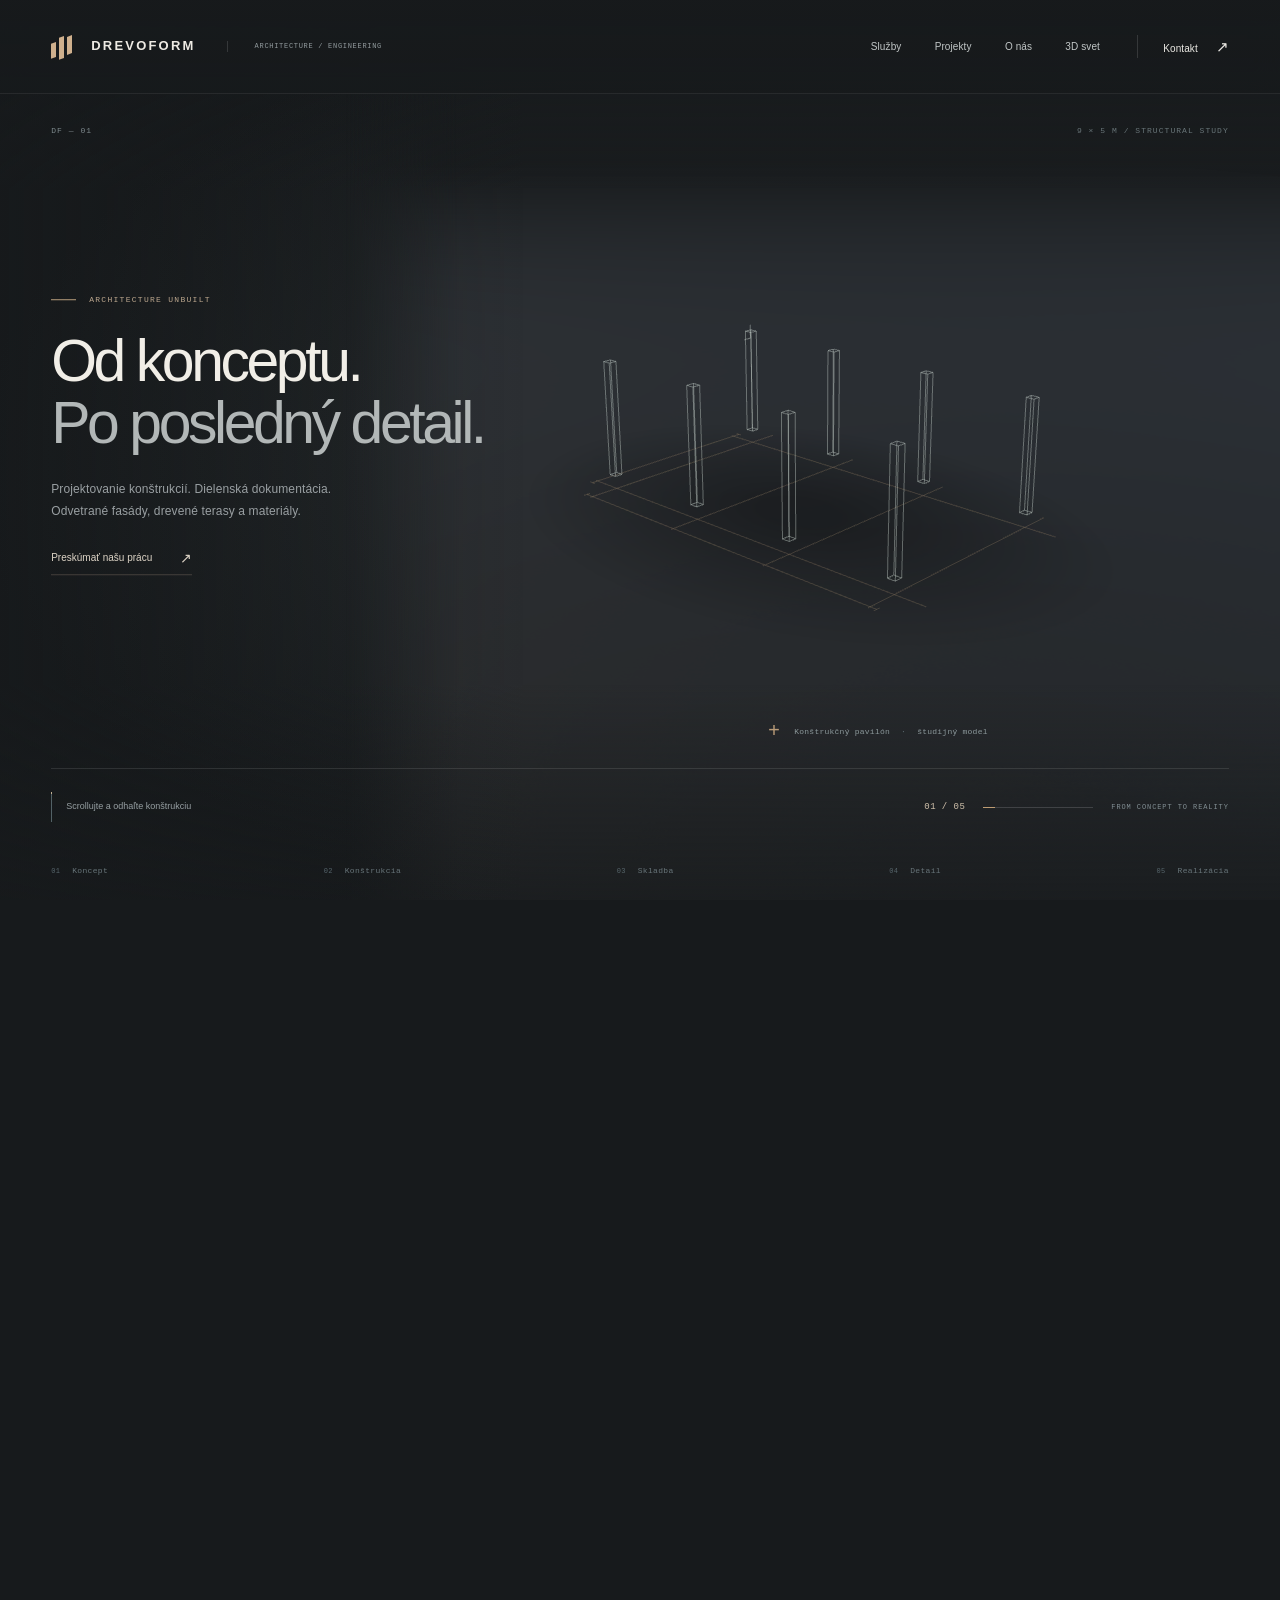
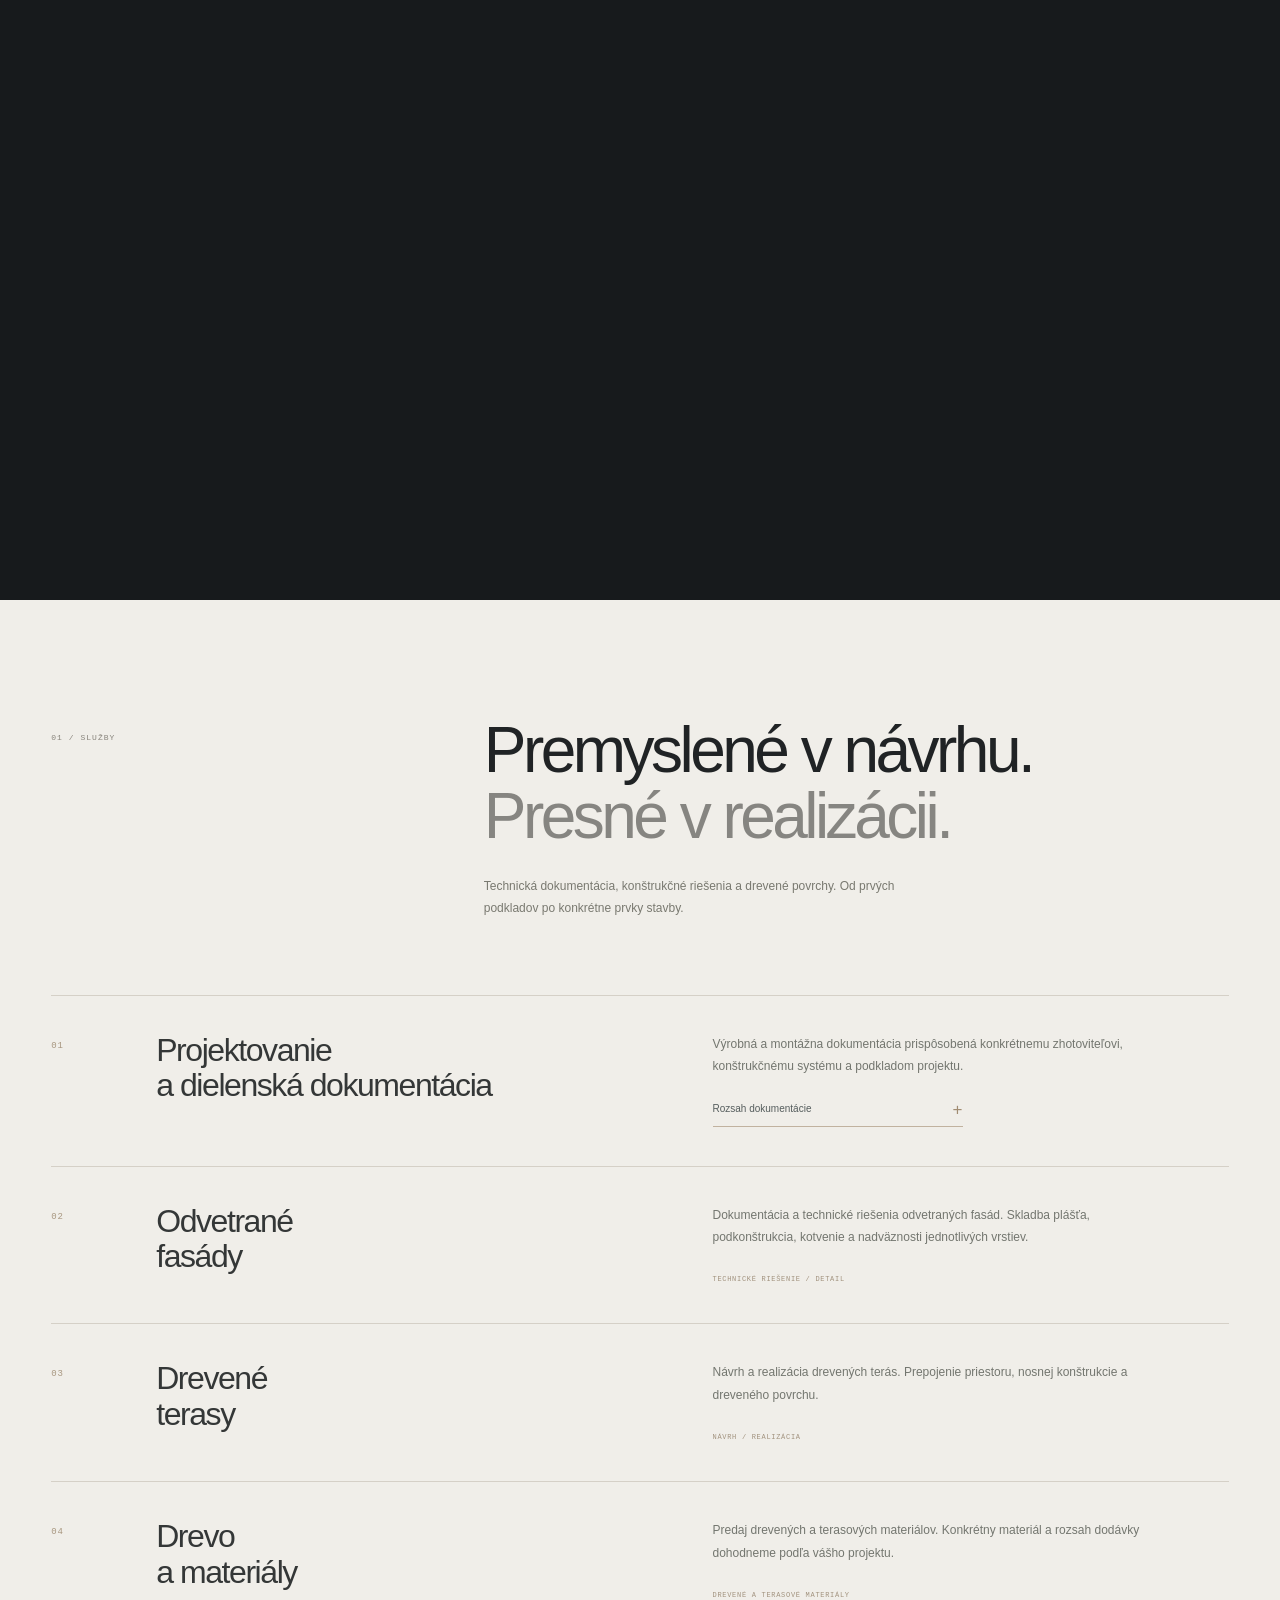
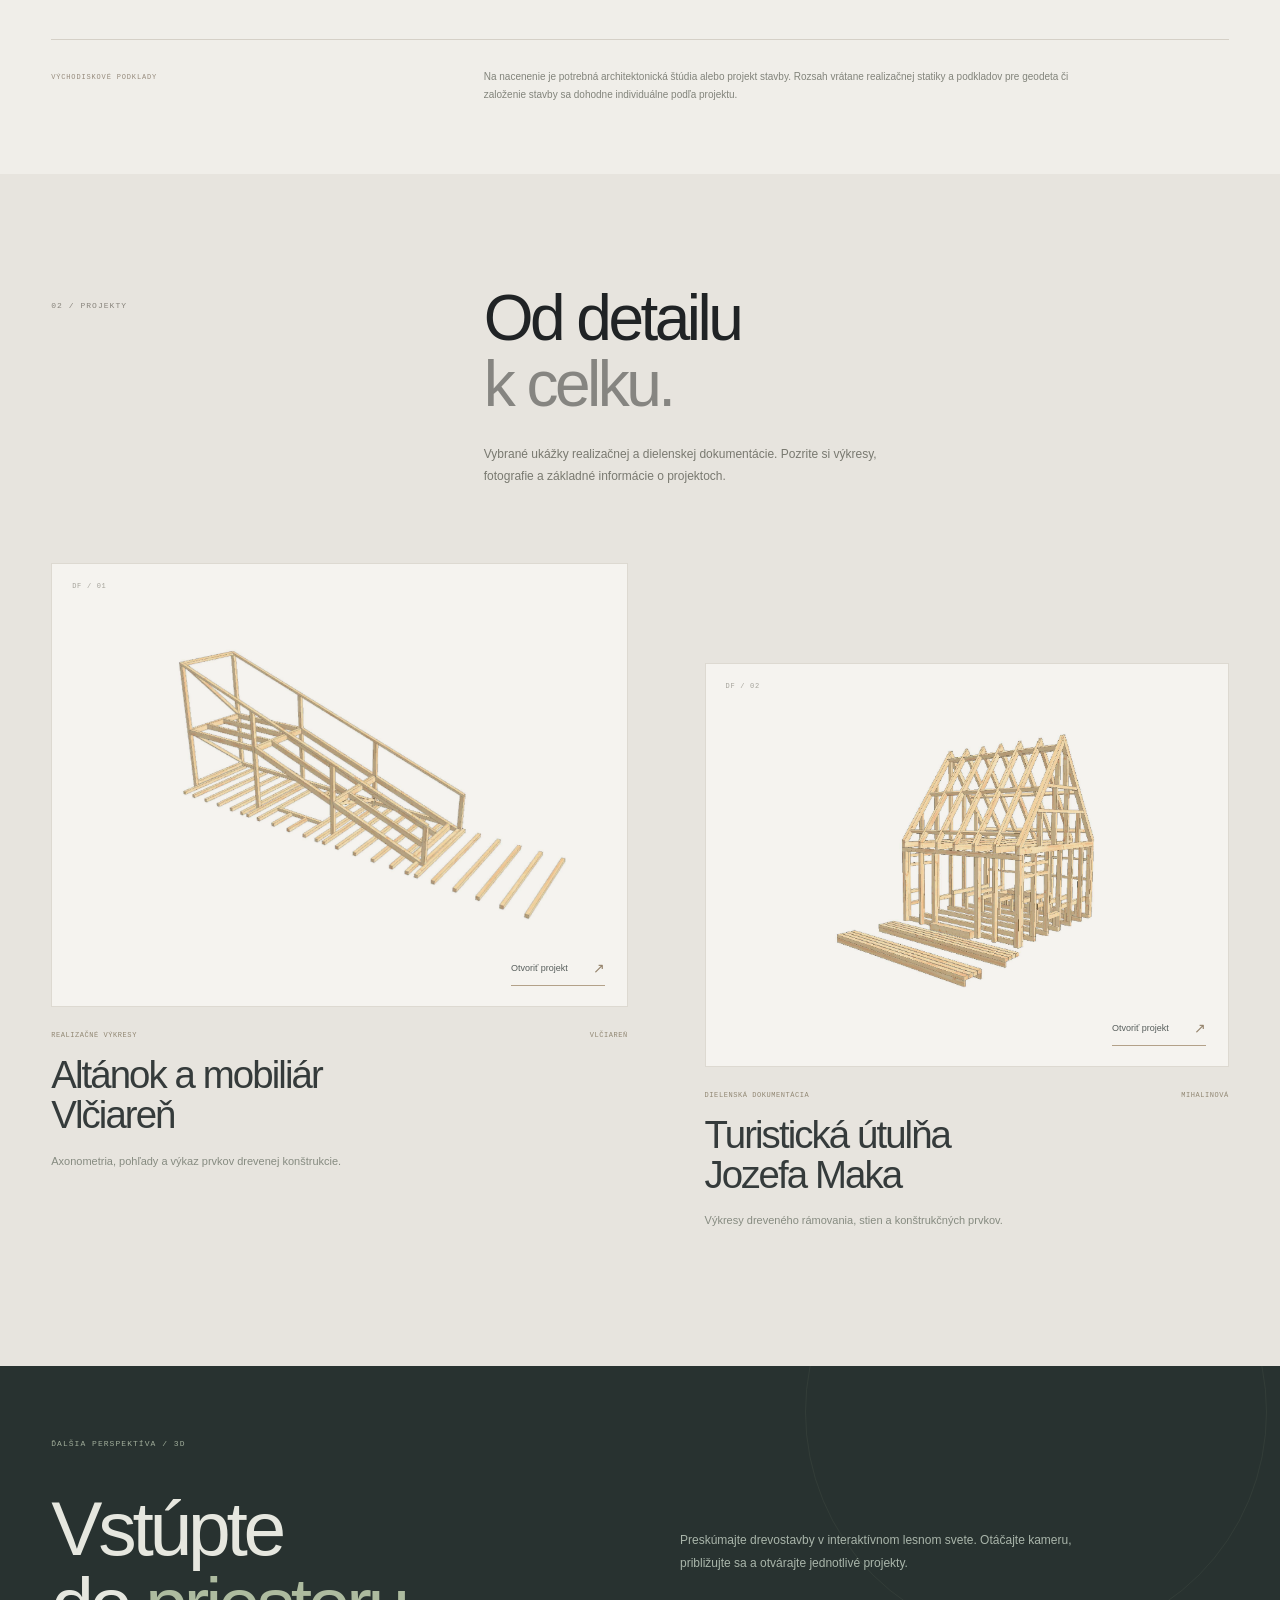
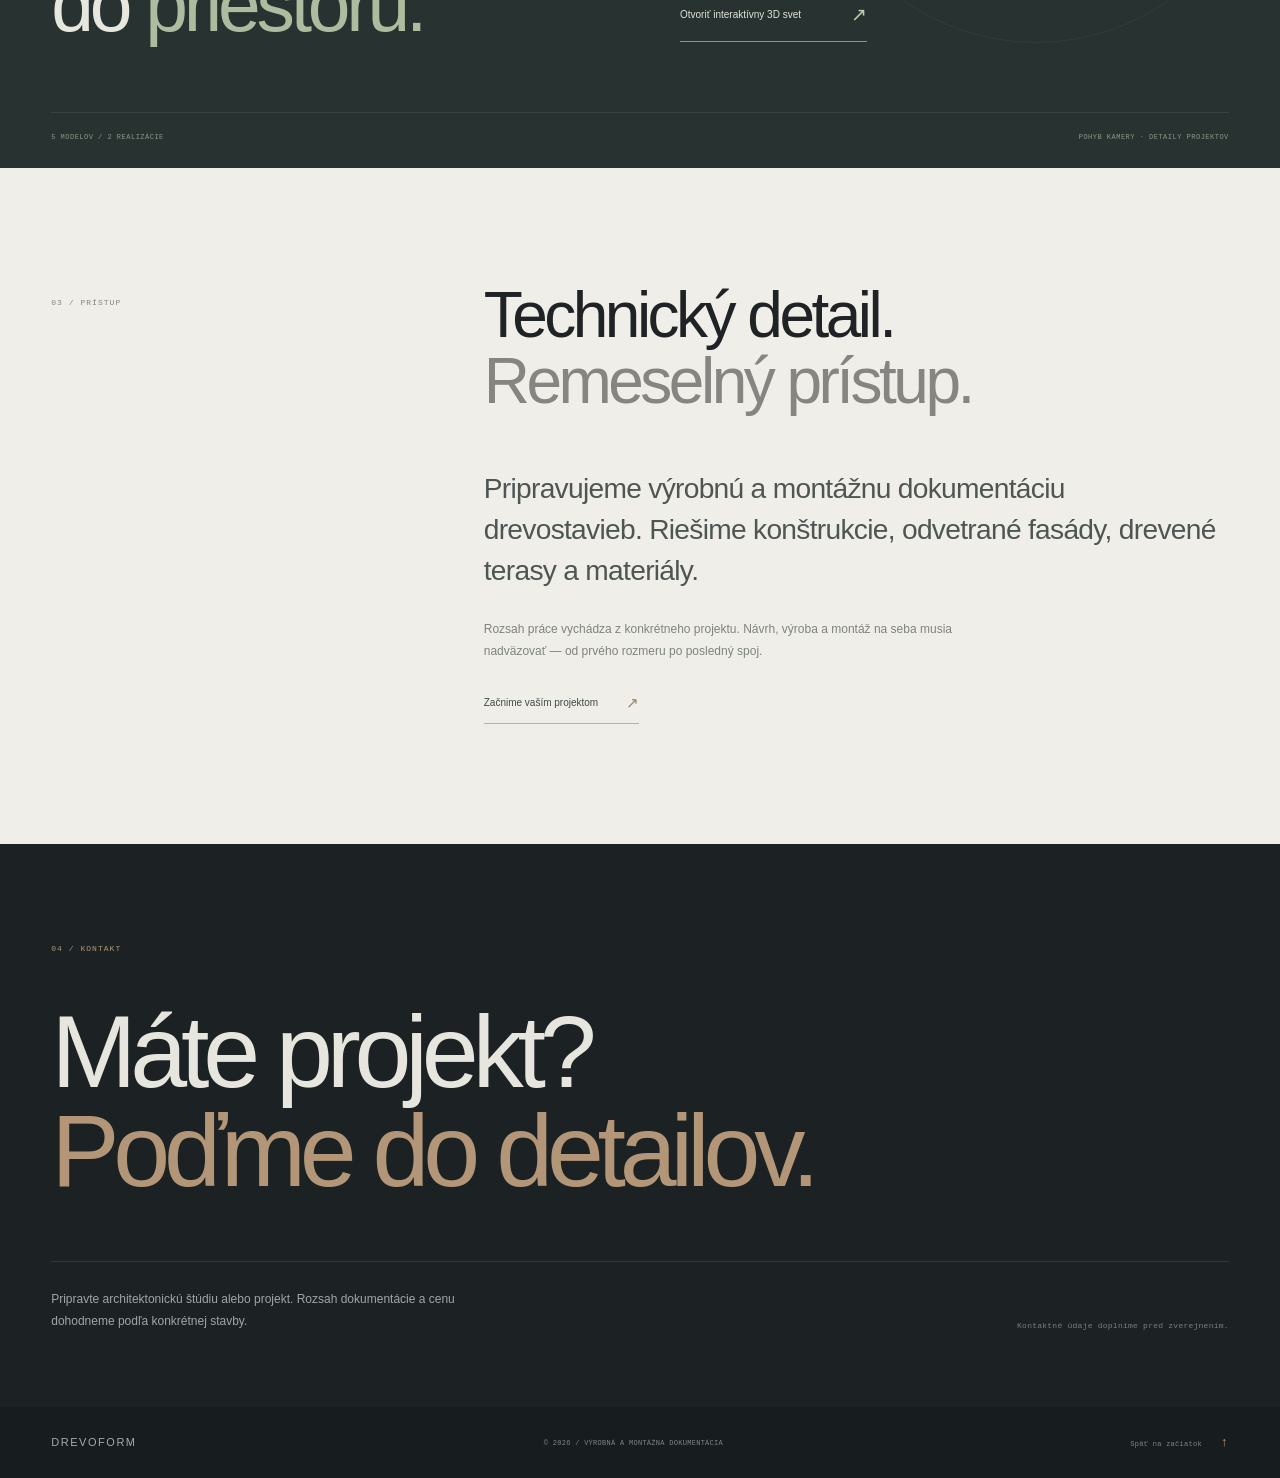
<file: index.html>
<!doctype html>
<html lang="sk">
<head>
  <meta charset="utf-8">
  <meta name="viewport" content="width=device-width, initial-scale=1">
  <meta name="description" content="DREVOFORM — projektovanie a dielenská dokumentácia, odvetrané fasády, drevené terasy a materiály. Od konceptu po posledný detail.">
  <meta name="theme-color" content="#171a1c">
  <link rel="icon" href="data:image/svg+xml,%3Csvg xmlns='http://www.w3.org/2000/svg' viewBox='0 0 64 64'%3E%3Crect width='64' height='64' rx='5' fill='%23171a1c'/%3E%3Cg fill='%23cfb08d'%3E%3Cpath d='M15 25h7v25h-7zM28 14h7v36h-7zM41 20h7v30h-7z'/%3E%3C/g%3E%3C/svg%3E">
  <title>DREVOFORM — Architecture Unbuilt</title>
  <link rel="stylesheet" href="site.css?v=world3d-20260925">
  <link rel="stylesheet" href="unbuilt.css?v=20261010">
  <script type="importmap">{"imports":{"three":"./vendor/three.module.js"}}</script>
</head>
<body class="unbuilt-home">
  <a class="unbuilt-skip" href="#sluzby">Prejsť na služby</a>
  <header class="unbuilt-header">
    <a class="unbuilt-brand" href="#start" aria-label="DREVOFORM — úvod"><span class="unbuilt-brand-sign" aria-hidden="true"><i></i><i></i><i></i></span>DREVOFORM<span class="unbuilt-brand-note">ARCHITECTURE / ENGINEERING</span></a>
    <button class="unbuilt-menu-toggle" type="button" data-menu-toggle aria-controls="mainnav" aria-expanded="false">Menu <span aria-hidden="true">+</span></button>
    <nav class="unbuilt-navigation" id="mainnav" aria-label="Hlavná navigácia">
      <a href="#sluzby">Služby</a><a href="#projekty">Projekty</a><a href="#onas">O nás</a><a href="interaktivny-svet.html">3D svet</a><a class="unbuilt-nav-contact" href="#kontakt">Kontakt <span aria-hidden="true">↗</span></a>
    </nav>
  </header>
  <main id="start">
    <section class="unbuilt-story" id="unbuilt-story" aria-label="Architecture Unbuilt — interaktívny príbeh konštrukcie">
      <div class="unbuilt-stage">
        <div class="unbuilt-coordinate" aria-hidden="true"><span>DF — 01</span><span>9 × 5 M / STRUCTURAL STUDY</span></div>
        <div class="unbuilt-stage-grid" aria-hidden="true"></div>
        <div id="unbuiltCanvas" class="unbuilt-canvas" role="img" aria-label="Interaktívny 3D model dreveného pavilónu. Scrollovanie odhaľuje koncept, nosnú konštrukciu, oddelené vrstvy, detail fasády a dokončený objekt."></div>
        <div id="unbuiltAnnotations" class="unbuilt-annotations" aria-hidden="true"></div>
        <div class="unbuilt-narrative">
          <div class="unbuilt-phase is-active" data-unbuilt-phase="concept">
            <p class="unbuilt-kicker"><span class="unbuilt-kicker-line"></span>ARCHITECTURE UNBUILT</p>
            <h1>Od konceptu.<br><span>Po posledný detail.</span></h1>
            <p class="unbuilt-description">Projektovanie konštrukcií. Dielenská dokumentácia.<br>Odvetrané fasády, drevené terasy a materiály.</p>
            <a class="unbuilt-text-link" href="#sluzby">Preskúmať našu prácu <span aria-hidden="true">↗</span></a>
          </div>
          <div class="unbuilt-phase" data-unbuilt-phase="structure" aria-hidden="true">
            <p class="unbuilt-kicker"><span class="unbuilt-kicker-line"></span>02 / KONŠTRUKCIA</p>
            <h2>Myšlienka dostáva<br><span>pevný základ.</span></h2>
            <p class="unbuilt-description">Nosná konštrukcia, presné väzby a logika spojov. Drevené prvky navrhnuté ako jeden systém.</p>
            <span class="unbuilt-phase-note">PROJEKTOVANIE · TECHNICKÉ RIEŠENIA</span>
          </div>
          <div class="unbuilt-phase" data-unbuilt-phase="exploded" aria-hidden="true">
            <p class="unbuilt-kicker"><span class="unbuilt-kicker-line"></span>03 / SKLADBA</p>
            <h2>Vrstvy, ktoré<br><span>dávajú zmysel.</span></h2>
            <p class="unbuilt-description">Konštrukcia, strecha, plášť a odvetraná fasáda. Každý prvok má svoje miesto aj funkciu.</p>
            <span class="unbuilt-phase-note">DIELENSKÁ A MONTÁŽNA DOKUMENTÁCIA</span>
          </div>
          <div class="unbuilt-phase" data-unbuilt-phase="detail" aria-hidden="true">
            <p class="unbuilt-kicker"><span class="unbuilt-kicker-line"></span>04 / DETAIL</p>
            <h2>Presnosť<br><span>v každom spoji.</span></h2>
            <p class="unbuilt-description">Od kotvenia po odvetranú medzeru. Technický detail prepája návrh, materiál a realizáciu.</p>
            <span class="unbuilt-phase-note">ODVETRANÉ FASÁDY · KONŠTRUKČNÉ DETAILY</span>
          </div>
          <div class="unbuilt-phase" data-unbuilt-phase="realisation" aria-hidden="true">
            <p class="unbuilt-kicker"><span class="unbuilt-kicker-line"></span>05 / REALIZÁCIA</p>
            <h2>Od výkresu.<br><span>K priestoru.</span></h2>
            <p class="unbuilt-description">Dokumentácia, drevené terasy a materiály. Premyslený návrh pripravený pre skutočnú stavbu.</p>
            <a class="unbuilt-text-link" href="#projekty">Pozrieť realizované projekty <span aria-hidden="true">↗</span></a>
          </div>
        </div>
        <div class="unbuilt-loader" id="unbuiltLoader" role="status"><span class="unbuilt-loading-line" aria-hidden="true"></span><span data-loader-text>Pripravujeme konštrukčný model</span></div>
        <div class="unbuilt-fallback" id="unbuiltFallback" hidden>
          <svg viewBox="0 0 900 620" role="img" aria-labelledby="fallback-title fallback-desc">
            <title id="fallback-title">Technická axonometria dreveného pavilónu</title><desc id="fallback-desc">Záložná technická kresba ukazuje drevenú nosnú konštrukciu, strešný rošt, fasádne vrstvy a terasu.</desc>
            <defs><linearGradient id="fallback-timber" x1="0" x2="1"><stop stop-color="#8e6d4f"/><stop offset=".48" stop-color="#d5b695"/><stop offset="1" stop-color="#a58260"/></linearGradient><linearGradient id="fallback-glass" x1="0" y1="0" x2="1" y2="1"><stop stop-color="#a6bfcb" stop-opacity=".22"/><stop offset="1" stop-color="#667e8c" stop-opacity=".05"/></linearGradient><pattern id="fallback-deck" width="17" height="17" patternUnits="userSpaceOnUse" patternTransform="matrix(1 .37 -1 .37 0 0)"><rect width="17" height="17" fill="#a88765"/><path d="M0 0V17 M3 0V17" stroke="#615344" stroke-width=".9"/></pattern></defs>
            <g fill="none" stroke="#566068" stroke-width="1" opacity=".5"><path d="M56 450 417 308 831 460 M136 493 493 354 826 477 M202 531 542 395 833 500 M225 353 676 524 M310 320 758 493 M400 285 847 459"/><path d="M162 459 162 91M535 598V226M833 443V67" stroke-dasharray="3 8"/></g>
            <path d="M132 443 439 326 773 454 466 575Z" fill="url(#fallback-deck)" stroke="#e5c7a2" stroke-width="1.1"/>
            <path d="M132 443V455L466 589V575M466 589 773 467V454" fill="#665447" stroke="#a88765"/>
            <g fill="url(#fallback-timber)" stroke="#e1c3a1" stroke-width=".6"><path d="M212 430V222L226 228V436Z M346 479V271L360 277V485Z M477 529V321L491 327V535Z M476 331V122L490 128V337Z M610 382V173L624 179V388Z M740 431V222L754 228V437Z"/><path d="M205 215 477 112 758 218 488 323 475 306 741 204 477 102 217 203Z"/><path d="M205 215V230L488 339V323Z M488 323 758 218V235L488 339Z"/></g>
            <g stroke="#dbba92" stroke-width="5" fill="none"><path d="M217 203 488 306M259 187 531 290M303 170 574 273M346 153 618 256M390 137 661 240M432 120 705 223M476 104 747 207"/></g>
            <g stroke="#7b6957" stroke-width="1" fill="none"><path d="M217 196 488 299M259 180 531 283M303 163 574 266M346 146 618 249M390 130 661 233M432 113 705 216M476 97 747 200"/></g>
            <path d="M226 233 345 279V470L226 426Z M360 286 477 332V521L360 477Z M493 339 609 294V477L493 523Z" fill="url(#fallback-glass)" stroke="#9bb2bd" stroke-width="1.2"/>
            <g fill="#b29a7a" stroke="#715e49" stroke-width=".8"><path d="M628 284 651 275V438L628 447Z M656 273 679 264V427L656 436Z M684 262 707 253V416L684 425Z M712 251 735 242V405L712 414Z"/></g>
            <g fill="#8c9294" stroke="#d3d4d2" stroke-width=".6"><path d="M207 432 229 440V450L207 442Z M342 482 364 490V500L342 492Z M472 532 494 540V550L472 542Z M735 430 757 438V448L735 440Z"/></g>
            <g fill="none" stroke="#b8c1c2" stroke-width=".75"><path d="M197 422V215M190 215H204M190 422H204M180 437 454 544M178 431V444M454 538V550M783 220V438M776 220H790M776 438H790"/></g>
            <g fill="#aab4b8" font-family="Arial, sans-serif" font-size="9" letter-spacing="2"><text x="166" y="330" transform="rotate(-90 166 330)">NOSNÁ KONŠTRUKCIA</text><text x="336" y="556" transform="rotate(21 336 556)">DREVENÁ TERASA</text><text x="798" y="343" transform="rotate(-90 798 343)">ODVETRANÁ FASÁDA</text></g>
          </svg>
          <p>Zariadenie nepodporuje 3D zobrazenie. Prezrite si technickú axonometriu a naše projekty.</p>
        </div>
        <div class="unbuilt-model-caption"><span class="unbuilt-caption-cross" aria-hidden="true">+</span><span>Konštrukčný pavilón <i>·</i> študijný model</span></div>
        <div class="unbuilt-bottom-bar">
          <div class="unbuilt-scroll-hint"><span class="unbuilt-scroll-line" aria-hidden="true"></span><span>Scrollujte a odhaľte konštrukciu</span></div>
          <div class="unbuilt-chapter-control"><span class="unbuilt-chapter-number"><b id="unbuiltChapter">01 / 05</b></span><div class="unbuilt-progress-track"><span id="unbuiltProgress"></span></div><span class="unbuilt-chapter-caption">FROM CONCEPT TO REALITY</span></div>
        </div>
        <ol class="unbuilt-chapters" aria-label="Fázy architektonického príbehu"><li class="is-active" data-unbuilt-chapter="concept">Koncept</li><li data-unbuilt-chapter="structure">Konštrukcia</li><li data-unbuilt-chapter="exploded">Skladba</li><li data-unbuilt-chapter="detail">Detail</li><li data-unbuilt-chapter="realisation">Realizácia</li></ol>
      </div>
    </section>
    <section class="unbuilt-services" id="sluzby" aria-labelledby="services-title">
      <div class="unbuilt-section-container">
        <div class="unbuilt-section-heading"><span class="unbuilt-section-index">01 / SLUŽBY</span><div><h2 id="services-title">Premyslené v návrhu.<br><span>Presné v realizácii.</span></h2><p>Technická dokumentácia, konštrukčné riešenia a drevené povrchy. Od prvých podkladov po konkrétne prvky stavby.</p></div></div>
        <div class="unbuilt-service-rows">
          <article class="unbuilt-service-row"><span class="unbuilt-row-index">01</span><h3>Projektovanie<br>a dielenská dokumentácia</h3><div><p>Výrobná a montážna dokumentácia prispôsobená konkrétnemu zhotoviteľovi, konštrukčnému systému a podkladom projektu.</p><details class="unbuilt-service-details"><summary>Rozsah dokumentácie <span aria-hidden="true">+</span></summary><div><p><strong>Konštrukčné systémy.</strong> Panelové a stĺpikové konštrukcie, CLT panely, STEKO, zruby, konštrukcie s konopným betónom aj ďalšie systémy podľa typu stavby.</p><p><strong>Výrobné výkresy.</strong> Výkresy a rozmeranie obvodových panelov, priečok, stropov a prvkov krovu.</p><p><strong>Detaily a výpisy.</strong> Konštrukčné detaily a prehľady okien, strešnej krytiny, spojovacieho a ďalšieho materiálu.</p><p><strong>Koordinácia.</strong> Kritické miesta sa riešia v nadväznosti na statiku a stavebnú fyziku vrátane tepelných mostov a difúzie vodných pár.</p></div></details></div></article>
          <article class="unbuilt-service-row"><span class="unbuilt-row-index">02</span><h3>Odvetrané<br>fasády</h3><div><p>Dokumentácia a technické riešenia odvetraných fasád. Skladba plášťa, podkonštrukcia, kotvenie a nadväznosti jednotlivých vrstiev.</p><span class="unbuilt-service-tag">TECHNICKÉ RIEŠENIE / DETAIL</span></div></article>
          <article class="unbuilt-service-row"><span class="unbuilt-row-index">03</span><h3>Drevené<br>terasy</h3><div><p>Návrh a realizácia drevených terás. Prepojenie priestoru, nosnej konštrukcie a dreveného povrchu.</p><span class="unbuilt-service-tag">NÁVRH / REALIZÁCIA</span></div></article>
          <article class="unbuilt-service-row"><span class="unbuilt-row-index">04</span><h3>Drevo<br>a materiály</h3><div><p>Predaj drevených a terasových materiálov. Konkrétny materiál a rozsah dodávky dohodneme podľa vášho projektu.</p><span class="unbuilt-service-tag">DREVENÉ A TERASOVÉ MATERIÁLY</span></div></article>
        </div>
        <div class="unbuilt-project-note"><span>VÝCHODISKOVÉ PODKLADY</span><p>Na nacenenie je potrebná architektonická štúdia alebo projekt stavby. Rozsah vrátane realizačnej statiky a podkladov pre geodeta či založenie stavby sa dohodne individuálne podľa projektu.</p></div>
      </div>
    </section>
    <section class="unbuilt-projects" id="projekty" aria-labelledby="projects-title">
      <div class="unbuilt-section-container">
        <div class="unbuilt-section-heading"><span class="unbuilt-section-index">02 / PROJEKTY</span><div><h2 id="projects-title">Od detailu<br><span>k celku.</span></h2><p>Vybrané ukážky realizačnej a dielenskej dokumentácie. Pozrite si výkresy, fotografie a základné informácie o projektoch.</p></div></div>
        <div class="unbuilt-project-grid">
          <a class="unbuilt-project-card" href="projekt-vlciaren.html"><div class="unbuilt-project-image"><img src="vlciaren-konstrukcia.png" alt="Axonometria drevenej konštrukcie altánku vo Vlčiarni" loading="lazy" decoding="async"><span class="unbuilt-project-view">Otvoriť projekt <span aria-hidden="true">↗</span></span><span class="unbuilt-project-number">DF / 01</span></div><div class="unbuilt-project-meta"><span>REALIZAČNÉ VÝKRESY</span><span>VLČIAREŇ</span></div><h3>Altánok a mobiliár<br>Vlčiareň</h3><p>Axonometria, pohľady a výkaz prvkov drevenej konštrukcie.</p></a>
          <a class="unbuilt-project-card unbuilt-project-card-offset" href="projekt-utulna-maka.html"><div class="unbuilt-project-image"><img src="maka-axonometria.png" alt="Axonometria dreveného rámovania turistickej útulne Jozefa Maka" loading="lazy" decoding="async"><span class="unbuilt-project-view">Otvoriť projekt <span aria-hidden="true">↗</span></span><span class="unbuilt-project-number">DF / 02</span></div><div class="unbuilt-project-meta"><span>DIELENSKÁ DOKUMENTÁCIA</span><span>MIHALINOVÁ</span></div><h3>Turistická útulňa<br>Jozefa Maka</h3><p>Výkresy dreveného rámovania, stien a konštrukčných prvkov.</p></a>
        </div>
      </div>
    </section>
    <section class="unbuilt-world-link" id="svet" aria-labelledby="world-title"><div class="unbuilt-section-container"><span class="unbuilt-section-index">ĎALŠIA PERSPEKTÍVA / 3D</span><div class="unbuilt-world-link-grid"><h2 id="world-title">Vstúpte<br>do <em>priestoru.</em></h2><div><p>Preskúmajte drevostavby v interaktívnom lesnom svete. Otáčajte kameru, približujte sa a otvárajte jednotlivé projekty.</p><a class="unbuilt-world-action" href="interaktivny-svet.html">Otvoriť interaktívny 3D svet <span aria-hidden="true">↗</span></a></div></div><div class="unbuilt-world-footnote"><span>5 MODELOV / 2 REALIZÁCIE</span><span>POHYB KAMERY · DETAILY PROJEKTOV</span></div></div></section>
    <section class="unbuilt-about" id="onas" aria-labelledby="about-title"><div class="unbuilt-section-container"><div class="unbuilt-section-heading"><span class="unbuilt-section-index">03 / PRÍSTUP</span><div><h2 id="about-title">Technický detail.<br><span>Remeselný prístup.</span></h2></div></div><div class="unbuilt-about-body"><p class="unbuilt-about-lead">Pripravujeme výrobnú a montážnu dokumentáciu drevostavieb. Riešime konštrukcie, odvetrané fasády, drevené terasy a materiály.</p><p>Rozsah práce vychádza z konkrétneho projektu. Návrh, výroba a montáž na seba musia nadväzovať — od prvého rozmeru po posledný spoj.</p><a class="unbuilt-light-link" href="#kontakt">Začnime vaším projektom <span aria-hidden="true">↗</span></a></div></div></section>
    <section class="unbuilt-contact" id="kontakt" aria-labelledby="contact-title"><div class="unbuilt-section-container"><span class="unbuilt-section-index">04 / KONTAKT</span><h2 id="contact-title">Máte projekt?<br><span>Poďme do detailov.</span></h2><div class="unbuilt-contact-bottom"><p>Pripravte architektonickú štúdiu alebo projekt. Rozsah dokumentácie a cenu dohodneme podľa konkrétnej stavby.</p><p class="unbuilt-contact-status" data-contact-pending>Kontaktné údaje doplníme pred zverejnením.</p></div></div></section>
  </main>
  <footer class="unbuilt-footer"><div class="unbuilt-section-container"><a class="unbuilt-footer-brand" href="#start">DREVOFORM</a><span>© 2026 / VÝROBNÁ A MONTÁŽNA DOKUMENTÁCIA</span><a href="#start">Späť na začiatok <span aria-hidden="true">↑</span></a></div></footer>
  <script>
    (() => {
      const toggle = document.querySelector('[data-menu-toggle]');
      const nav = document.getElementById('mainnav');
      if (!toggle || !nav) return;
      const close = () => { nav.classList.remove('is-open'); toggle.setAttribute('aria-expanded', 'false'); };
      toggle.addEventListener('click', () => { const open = !nav.classList.contains('is-open'); nav.classList.toggle('is-open', open); toggle.setAttribute('aria-expanded', String(open)); });
      nav.addEventListener('click', event => { if (event.target.closest('a')) close(); });
      document.addEventListener('keydown', event => { if (event.key === 'Escape' && nav.classList.contains('is-open')) { close(); toggle.focus(); } });
      window.addEventListener('resize', () => { if (window.innerWidth > 700) close(); }, { passive: true });
    })();
  </script>
  <script type="module" src="unbuilt-story.js?v=20261010"></script>
</body>
</html>
</file>
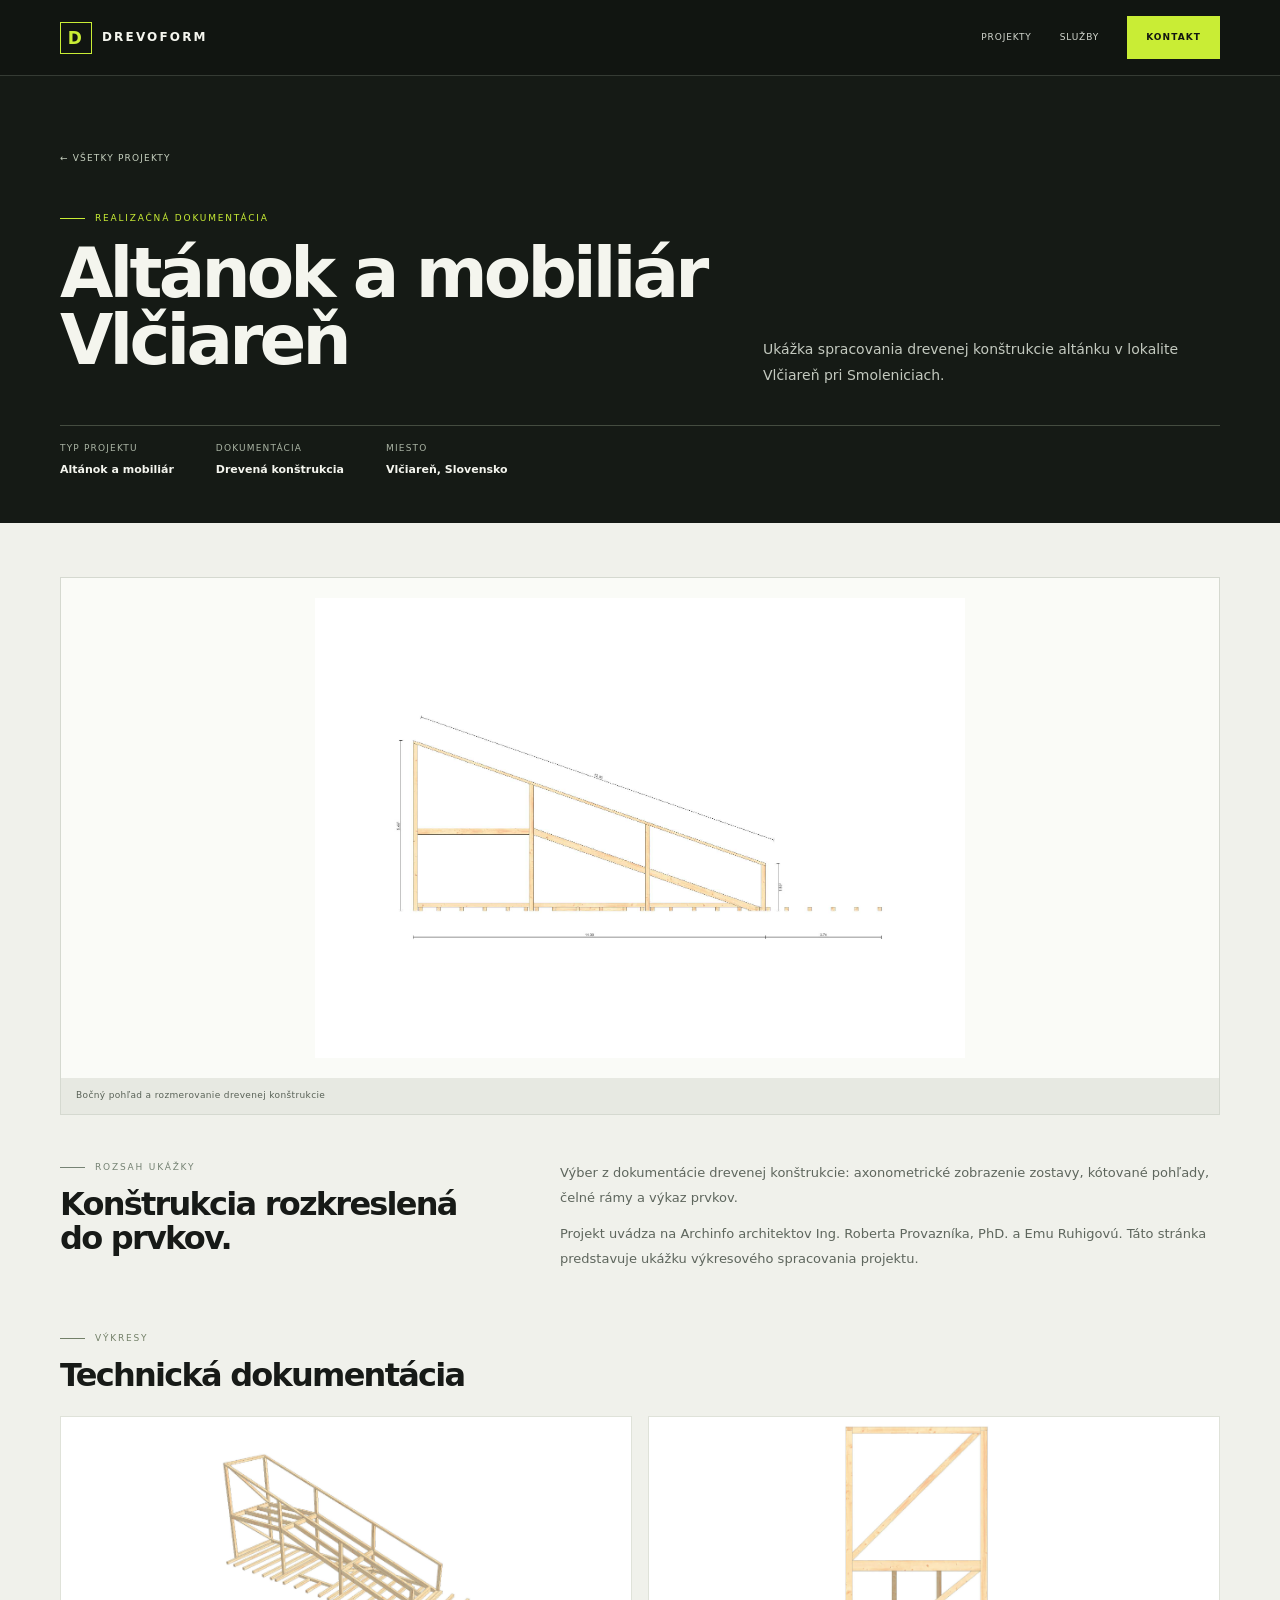
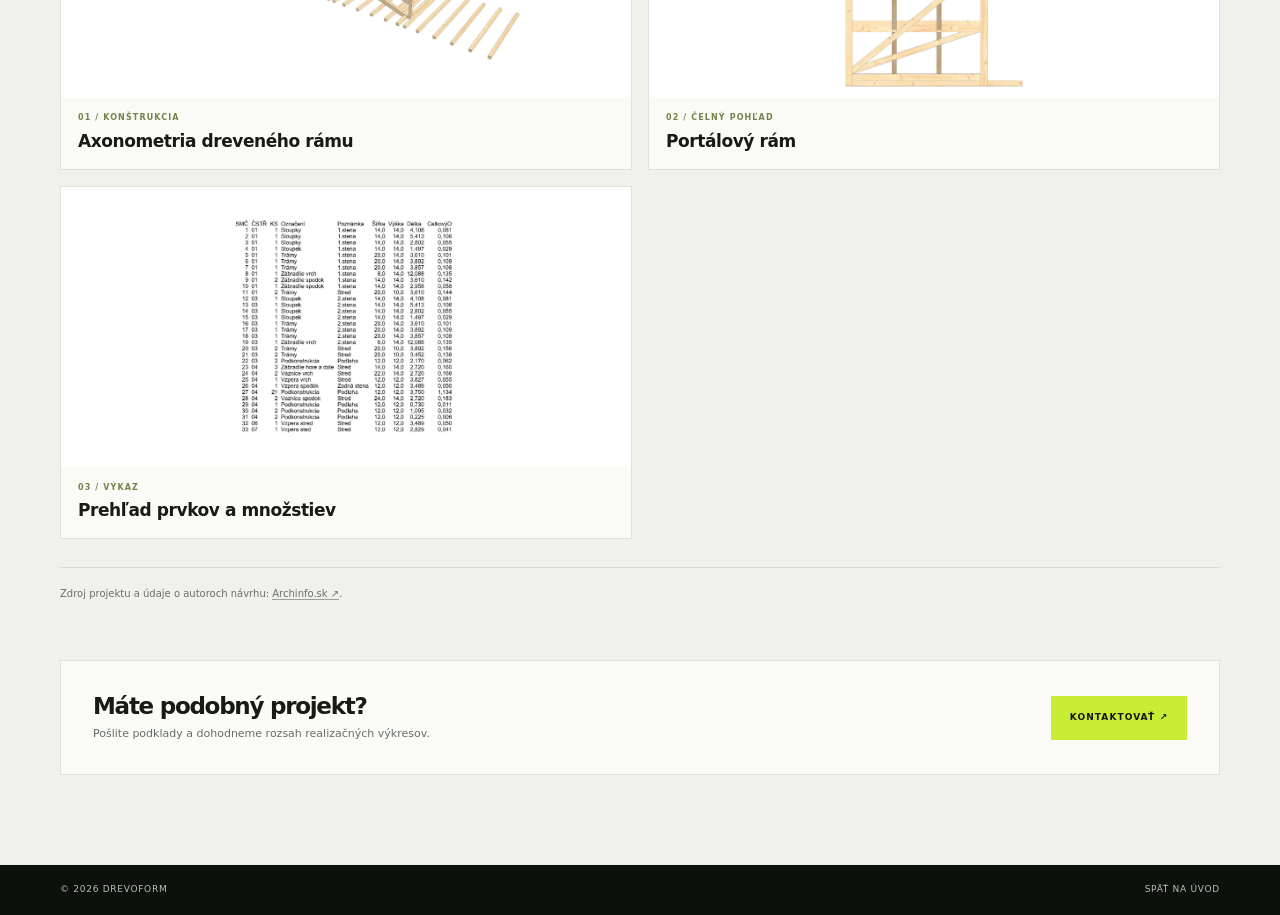
<file: projekt-vlciaren.html>
<!doctype html><html lang="sk"><head><meta charset="utf-8"><meta name="viewport" content="width=device-width,initial-scale=1"><meta name="description" content="Ukážka realizačných výkresov drevenej konštrukcie altánku Vlčiareň."><title>Altánok a mobiliár Vlčiareň | Drevoform</title><link rel="stylesheet" href="site.css?v=mobile-20260925"></head><body>
<header class="topbar"><div class="wrap nav"><a class="brand" href="index.html"><span class="brandmark">D</span><span>DREVOFORM</span></a><nav class="navlinks"><a href="index.html#projekty">Projekty</a><a href="index.html#sluzby">Služby</a><a class="button" href="index.html#kontakt">Kontakt</a></nav></div></header>
<main><section class="detail-hero"><div class="wrap"><a class="backlink" href="index.html#projekty">← Všetky projekty</a><div class="detail-head"><div><div class="eyebrow">Realizačná dokumentácia</div><h1>Altánok a mobiliár Vlčiareň</h1></div><p>Ukážka spracovania drevenej konštrukcie altánku v lokalite Vlčiareň pri Smoleniciach.</p></div><div class="detail-meta"><span>Typ projektu<b>Altánok a mobiliár</b></span><span>Dokumentácia<b>Drevená konštrukcia</b></span><span>Miesto<b>Vlčiareň, Slovensko</b></span></div></div></section>
<section class="detail-content"><div class="wrap"><figure class="drawing-feature"><img src="vlciaren-pohlad.png" alt="Bočný kótovaný pohľad na drevenú konštrukciu altánku vo Vlčiarni"><figcaption>Bočný pohľad a rozmerovanie drevenej konštrukcie</figcaption></figure><div class="detail-intro"><div><div class="eyebrow">Rozsah ukážky</div><h2>Konštrukcia rozkreslená do prvkov.</h2></div><div><p>Výber z dokumentácie drevenej konštrukcie: axonometrické zobrazenie zostavy, kótované pohľady, čelné rámy a výkaz prvkov.</p><p>Projekt uvádza na Archinfo architektov Ing. Roberta Provazníka, PhD. a Emu Ruhigovú. Táto stránka predstavuje ukážku výkresového spracovania projektu.</p></div></div><div class="drawing-heading"><div class="eyebrow">Výkresy</div><h2>Technická dokumentácia</h2></div><div class="drawing-grid"><figure class="drawing"><img src="vlciaren-konstrukcia.png" alt="Axonometria drevenej konštrukcie altánku"><figcaption><span>01 / KONŠTRUKCIA</span><strong>Axonometria dreveného rámu</strong></figcaption></figure><figure class="drawing"><img src="vlciaren-detail.png" alt="Čelný pohľad na konštrukciu altánku"><figcaption><span>02 / ČELNÝ POHĽAD</span><strong>Portálový rám</strong></figcaption></figure><figure class="drawing"><img src="vlciaren-vykaz.png" alt="Výkaz prvkov drevenej konštrukcie"><figcaption><span>03 / VÝKAZ</span><strong>Prehľad prvkov a množstiev</strong></figcaption></figure></div><p class="credit">Zdroj projektu a údaje o autoroch návrhu: <a href="https://www.archinfo.sk/diela/altanok-a-mobiliar-vlciaren.html" target="_blank" rel="noopener">Archinfo.sk ↗</a>.</p><div class="detail-cta"><div><h2>Máte podobný projekt?</h2><p>Pošlite podklady a dohodneme rozsah realizačných výkresov.</p></div><a class="button" href="index.html#kontakt">Kontaktovať ↗</a></div></div></section></main><footer><div class="wrap foot"><span>© 2026 Drevoform</span><a href="index.html">Späť na úvod</a></div></footer></body></html>
</file>
<file: site.css>
:root{--ink:#202520;--paper:#f3f2ec;--white:#fbfaf6;--green:#34473a;--green-dark:#202a23;--muted:#687065;--line:#d9ded5;--serif:Georgia,'Times New Roman',serif;--sans:Arial,Helvetica,sans-serif}*{box-sizing:border-box}html{scroll-behavior:smooth}body{margin:0;background:var(--paper);color:var(--ink);font-family:var(--sans);line-height:1.55}a{color:inherit;text-decoration:none}.wrap{width:min(1160px,calc(100% - 56px));margin:auto}.topbar{height:76px;border-bottom:1px solid var(--line);background:rgba(243,242,236,.96)}.nav{height:100%;display:flex;justify-content:space-between;align-items:center}.brand{display:flex;align-items:center;gap:10px;font-weight:700;letter-spacing:.15em;font-size:12px}.brandmark{width:32px;height:32px;border:1px solid var(--green);color:var(--green);display:grid;place-items:center;font:21px var(--serif)}.navlinks{display:flex;gap:28px;align-items:center;font-size:10px;letter-spacing:.1em;text-transform:uppercase;color:#596258}.navlinks a:hover,.textlink:hover{color:#8b6b48}.button{display:inline-block;background:var(--green);color:white;padding:14px 19px;font-size:10px;font-weight:bold;letter-spacing:.1em;text-transform:uppercase;transition:background .2s}.button:hover{background:#26382c}.hero{background:var(--green-dark);color:#f5f3eb;padding:104px 0 90px}.eyebrow{font-size:9px;text-transform:uppercase;letter-spacing:.2em;color:#768374;display:flex;gap:10px;align-items:center}.hero .eyebrow{color:#d0d8ca}.eyebrow:before{content:'';width:25px;height:1px;background:currentColor}.hero h1{font:normal clamp(48px,7vw,90px)/.95 var(--serif);letter-spacing:-.045em;margin:25px 0 20px;max-width:850px}.hero p{color:#d3d9cf;max-width:570px;font-size:14px;line-height:1.85;margin:0}.hero-row{display:flex;justify-content:space-between;gap:30px;align-items:end}.hero .button{background:#e5e8df;color:#253027}.hero .button:hover{background:white}.projects{padding:78px 0 90px}.section-title{display:flex;justify-content:space-between;gap:40px;align-items:end;margin-bottom:34px}.section-title h2{font:normal clamp(36px,4.5vw,55px)/1 var(--serif);letter-spacing:-.035em;margin:14px 0 0}.section-title p{max-width:350px;color:var(--muted);font-size:12px;line-height:1.8;margin:0}.project-grid{display:grid;grid-template-columns:1fr 1fr;gap:20px}.project-card{display:block;background:var(--white);border:1px solid #e3e4dc;transition:transform .25s,box-shadow .25s}.project-card:hover{transform:translateY(-4px);box-shadow:0 18px 45px #20252012}.card-image{height:340px;background:#e6e8e1;overflow:hidden;position:relative}.card-image img{width:100%;height:100%;object-fit:cover;display:block;transition:transform .6s}.project-card:hover .card-image img{transform:scale(1.035)}.card-image.drawing img{object-fit:contain;padding:10px}.card-body{padding:21px 24px 24px}.card-meta{display:flex;justify-content:space-between;gap:15px;color:#71806f;font-size:9px;letter-spacing:.12em;text-transform:uppercase}.card-body h3{font:normal 29px var(--serif);margin:12px 0 8px}.card-body p{color:var(--muted);font-size:12px;max-width:440px;margin:0 0 17px}.textlink{font-size:9px;letter-spacing:.13em;text-transform:uppercase;font-weight:bold;border-bottom:1px solid #97a091;padding-bottom:5px}.service-band{background:#e5e8e0;padding:49px 0}.service-inner{display:grid;grid-template-columns:1fr 2fr;gap:55px;align-items:start}.service-inner h2{font:normal 33px/1.05 var(--serif);margin:12px 0}.service-list{display:grid;grid-template-columns:repeat(3,1fr);gap:22px}.service-list article{border-top:1px solid #c5cdc1;padding-top:13px}.service-list b{font:normal 20px var(--serif)}.service-list p{font-size:11px;color:var(--muted);line-height:1.8;margin:8px 0 0}.contact{background:var(--green-dark);color:#f4f2e9;padding:55px 0}.contact-row{display:flex;align-items:center;justify-content:space-between;gap:30px}.contact h2{font:normal 36px var(--serif);margin:0 0 8px}.contact p{font-size:12px;color:#c9d0c5;margin:0}.contact .button{background:#e5e8df;color:#263027}footer{padding:18px 0;background:#19221c;color:#b8c2b6;font-size:9px;letter-spacing:.08em;text-transform:uppercase}.foot{display:flex;justify-content:space-between;gap:20px}.detail-hero{padding:68px 0 45px;background:#e5e8e0}.backlink{font-size:9px;text-transform:uppercase;letter-spacing:.13em;color:#647060}.detail-head{display:grid;grid-template-columns:1fr .7fr;gap:50px;align-items:end;margin-top:43px}.detail-head h1{font:normal clamp(45px,6vw,72px)/.97 var(--serif);letter-spacing:-.04em;margin:14px 0}.detail-head p{font-size:14px;line-height:1.85;color:#626b60;margin:0}.detail-meta{border-top:1px solid #c6cec2;display:flex;gap:42px;margin-top:36px;padding-top:16px}.detail-meta span{font-size:9px;color:#768174;text-transform:uppercase;letter-spacing:.13em}.detail-meta b{display:block;color:var(--ink);font-size:11px;letter-spacing:0;text-transform:none;margin-top:5px}.detail-content{padding:54px 0 90px}.photo-feature{margin:0 0 46px;position:relative;background:#e2e5de}.photo-feature img{display:block;width:100%;height:clamp(300px,54vw,620px);object-fit:cover;object-position:center 48%}.photo-feature.vlciaren img{object-position:left center;filter:brightness(1.14) saturate(.92)}.photo-feature figcaption{padding:11px 15px;background:#e8eae4;color:#586254;font-size:9px;letter-spacing:.04em}.photo-feature figcaption a{border-bottom:1px solid #889285}.detail-intro{display:grid;grid-template-columns:.8fr 1.2fr;gap:60px;margin:0 0 48px}.detail-intro h2{font:normal 37px/1.05 var(--serif);margin:12px 0}.detail-intro p{font-size:13px;line-height:1.9;color:#626b60;margin:0 0 12px}.drawing-heading{margin:0 0 24px}.drawing-heading h2{font:normal 36px var(--serif);margin:12px 0 0}.drawing-grid{display:grid;grid-template-columns:1fr 1fr;gap:16px}.drawing{margin:0;background:var(--white);border:1px solid #e0e2da}.drawing img{display:block;width:100%;height:280px;object-fit:contain;background:#fff}.drawing figcaption{padding:15px 17px 17px}.drawing figcaption span{display:block;color:#748170;font-size:8px;letter-spacing:.14em}.drawing figcaption strong{display:block;font:normal 19px var(--serif);margin-top:6px}.credit{margin-top:28px;padding-top:17px;border-top:1px solid var(--line);font-size:10px;line-height:1.7;color:#6a7368}.credit a{border-bottom:1px solid #9aa394}.detail-cta{margin-top:58px;padding:32px;background:#e5e8e0;display:flex;justify-content:space-between;align-items:center;gap:24px}.detail-cta h2{font:normal 27px var(--serif);margin:0}.detail-cta p{font-size:11px;color:var(--muted);margin:6px 0 0}
@media(max-width:760px){.wrap{width:calc(100% - 36px)}.topbar{height:66px}.navlinks{gap:14px}.navlinks a:not(.button){display:none}.hero{padding:72px 0 60px}.hero h1{font-size:clamp(49px,13vw,72px)}.hero-row{display:block}.hero-row .button{margin-top:23px}.projects{padding:60px 0}.section-title{display:block}.section-title p{margin-top:13px}.project-grid{grid-template-columns:1fr}.card-image{height:300px}.service-inner,.detail-head,.detail-intro{grid-template-columns:1fr;gap:18px}.service-inner{gap:25px}.service-list{grid-template-columns:1fr;gap:14px}.service-list article{padding-bottom:10px}.contact-row{display:block}.contact .button{margin-top:20px}.detail-hero{padding:44px 0 32px}.detail-head{margin-top:30px}.detail-meta{gap:20px;flex-wrap:wrap}.detail-content{padding:35px 0 60px}.photo-feature img{height:320px}.drawing-grid{grid-template-columns:1fr}.drawing img{height:230px}.detail-cta{display:block;padding:24px}.detail-cta .button{margin-top:18px}.foot{display:block}.foot span{display:block;margin:5px 0}}
.service-list{grid-template-columns:repeat(2,1fr);gap:24px 28px}
.service-lead{max-width:330px;color:var(--muted);font-size:12px;line-height:1.8;margin-top:13px}
.type-note{border-top:1px solid #c5cdc1;margin-top:31px;padding-top:14px;display:flex;gap:30px;font-size:11px;line-height:1.8;color:var(--muted)}
.type-note strong{flex:0 0 175px;color:var(--ink);font:normal 18px var(--serif)}
@media(max-width:760px){.service-list{grid-template-columns:1fr}.type-note{display:block}.type-note strong{display:block;margin-bottom:5px}}
.drawing-feature{margin:0 0 46px;background:var(--white);border:1px solid var(--line)}
.drawing-feature img{display:block;width:100%;height:clamp(280px,45vw,500px);object-fit:contain;padding:20px;background:var(--white)}
.drawing-feature figcaption{padding:11px 15px;background:#e8eae4;color:#586254;font-size:9px;letter-spacing:.04em}
.hero-cover{position:relative;overflow:hidden;background:var(--green-dark);color:#f5f3eb;padding:54px 0 23px}
.cover-layout{display:grid;grid-template-columns:.92fr 1.08fr;gap:clamp(30px,5vw,72px);align-items:center}
.cover-copy{position:relative;z-index:1;padding:18px 0 35px}
.hero-cover .eyebrow{color:#c7d0c3}
.hero-cover h1{font:normal clamp(58px,7.8vw,96px)/.91 var(--serif);letter-spacing:-.055em;margin:27px 0 25px;max-width:570px}
.hero-cover h1 em{color:#d8b88f;font-style:italic}
.cover-copy>p{max-width:455px;color:#d4dbd1;font-size:14px;line-height:1.9;margin:0}
.cover-actions{display:flex;align-items:center;gap:24px;margin-top:30px}
.cover-actions .button{background:#e8e9df;color:#243026;padding:16px 20px}
.cover-actions .button:hover{background:white}
.cover-actions .button span{margin-left:15px;font-size:14px}
.cover-secondary{color:#f0efe7;font-size:10px;text-transform:uppercase;letter-spacing:.12em;border-bottom:1px solid #829083;padding-bottom:6px}
.cover-secondary span{margin-left:8px}
.cover-notes{display:flex;flex-wrap:wrap;gap:9px 19px;margin-top:46px;color:#b9c4b8;font-size:9px;letter-spacing:.09em;text-transform:uppercase}
.cover-notes span:before{content:'✳';color:#c99f72;margin-right:7px;font-size:10px}
.cover-photo{display:block;position:relative;min-height:clamp(420px,45vw,570px);overflow:hidden;background:#58634f;color:white;isolation:isolate;box-shadow:0 28px 70px #10181155}
.cover-photo img{position:absolute;inset:0;width:100%;height:100%;object-fit:cover;object-position:center 48%;transition:transform .8s}
.cover-photo:hover img{transform:scale(1.035)}
.cover-photo-shade{position:absolute;inset:0;background:linear-gradient(180deg,#13201720 35%,#111912a8 100%);z-index:1}
.cover-stamp{position:absolute;right:22px;top:22px;z-index:2;padding:9px 12px;border:1px solid #ffffff7a;background:#1c281b66;font-size:8px;letter-spacing:.16em}
.cover-stamp b{padding-left:10px;margin-left:8px;border-left:1px solid #ffffff70;font-weight:normal}
.cover-caption{position:absolute;left:27px;right:27px;bottom:26px;z-index:2;display:flex;align-items:end;justify-content:space-between;gap:20px}
.cover-caption small{display:block;font-size:8px;letter-spacing:.16em;color:#e1e7dc;margin-bottom:7px}
.cover-caption strong{font:normal 30px var(--serif)}
.cover-caption i{width:37px;height:37px;display:grid;place-items:center;border:1px solid #ffffff80;border-radius:50%;font-size:15px;font-style:normal}
.cover-bottom{display:flex;justify-content:space-between;align-items:center;gap:20px;padding-top:18px;color:#c2cbc0;font-size:10px}
.cover-bottom-label{font-size:8px;letter-spacing:.14em;color:#93a090}
.cover-bottom-label i{font-style:normal;color:#d6b38c;margin:0 6px}
@media(max-width:760px){.hero-cover{padding:35px 0 19px}.cover-layout{grid-template-columns:1fr;gap:27px}.cover-copy{padding:12px 0 0}.hero-cover h1{font-size:clamp(58px,15vw,82px);margin:22px 0 18px}.cover-copy>p{font-size:13px}.cover-actions{gap:17px;flex-wrap:wrap;margin-top:23px}.cover-notes{margin-top:27px;gap:8px 14px}.cover-photo{min-height:390px;aspect-ratio:1.1}.cover-caption{left:18px;right:18px;bottom:19px}.cover-caption strong{font-size:25px}.cover-stamp{right:14px;top:14px}.cover-bottom{display:block}.cover-bottom>span{display:block;margin:5px 0}}
.hero-cover{background:var(--paper);color:var(--ink);padding:44px 0 22px}
.cover-layout{grid-template-columns:.94fr 1.06fr;gap:clamp(35px,5vw,76px)}
.cover-copy{padding:8px 0 34px}
.hero-cover .eyebrow{color:#74806f}
.hero-cover h1{font-size:clamp(54px,6.5vw,80px);line-height:.96;color:var(--green-dark);margin:26px 0 21px;letter-spacing:-.05em}
.hero-cover h1 em{color:#9b704b}
.cover-copy>p{max-width:420px;color:#626b60;font-size:14px;line-height:1.9}
.cover-actions .button{background:var(--green);color:#fff}
.cover-actions .button:hover{background:#26382c}
.cover-secondary{color:#4e5c50;border-color:#9aa394}
.cover-notes{color:#6b7568;margin-top:35px}
.cover-notes span:before{color:#9b704b}
.cover-visual{position:relative;padding:0 0 43px 33px}
.cover-photo{min-height:clamp(440px,43vw,560px);aspect-ratio:1.08;background:#68715e;box-shadow:0 22px 60px #20252022}
.cover-photo img{object-position:center 48%}
.cover-photo-shade{background:linear-gradient(180deg,#17211708 25%,#111912b8 100%)}
.cover-stamp{background:#1c281b78;border-color:#ffffff83}
.cover-caption{left:28px;right:28px;bottom:42px}
.cover-caption strong{font-size:32px}
.cover-photo-credit{position:absolute;z-index:2;right:19px;bottom:14px;color:#e4e8df;font-size:8px;letter-spacing:.1em;text-transform:uppercase}
.cover-drawing-card{position:absolute;z-index:3;left:0;bottom:0;width:min(365px,90%);display:grid;grid-template-columns:118px 1fr;gap:15px;align-items:center;padding:10px;background:#fbfaf6;color:var(--ink);border:1px solid #e1e1d9;box-shadow:0 14px 38px #20252024;transition:transform .2s,box-shadow .2s}
.cover-drawing-card:hover{transform:translateY(-3px);box-shadow:0 20px 45px #20252030}
.cover-drawing-thumb{height:104px;background:#f0f0ea;display:grid;place-items:center;overflow:hidden}
.cover-drawing-thumb img{width:100%;height:100%;object-fit:contain}
.cover-drawing-copy small,.cover-drawing-copy strong,.cover-drawing-copy i{display:block}
.cover-drawing-copy small{font-size:7px;letter-spacing:.14em;color:#74806f}
.cover-drawing-copy strong{font:normal 19px var(--serif);margin:6px 0}
.cover-drawing-copy i{font-size:8px;font-style:normal;letter-spacing:.1em;text-transform:uppercase;color:#795a3c}
.cover-bottom{border-top:1px solid #d7dbd1;padding-top:15px;color:#677163;font-size:10px}
.cover-bottom-label{color:#687566}
@media(max-width:760px){.hero-cover{padding:30px 0 18px}.cover-layout{grid-template-columns:1fr;gap:20px}.cover-copy{padding:8px 0 0}.hero-cover h1{font-size:clamp(53px,13vw,76px);margin:22px 0 17px}.cover-copy>p{font-size:13px}.cover-notes{margin-top:25px}.cover-visual{padding:0 0 76px 0}.cover-photo{min-height:350px;aspect-ratio:1.05}.cover-caption{left:19px;right:19px;bottom:40px}.cover-caption strong{font-size:27px}.cover-photo-credit{right:15px;bottom:13px}.cover-stamp{right:13px;top:13px}.cover-drawing-card{left:12px;width:calc(100% - 24px);grid-template-columns:95px 1fr;gap:12px}.cover-drawing-thumb{height:88px}.cover-drawing-copy strong{font-size:17px}.cover-bottom{display:block}.cover-bottom>span{display:block;margin:5px 0}}
/* Contemporary technical identity */
:root{--ink:#171a17;--paper:#f0f1eb;--white:#fafbf7;--green:#c9ed35;--green-dark:#111511;--muted:#6a7169;--line:#d5d9d0;--serif:system-ui,-apple-system,'Segoe UI',Arial,sans-serif;--sans:system-ui,-apple-system,'Segoe UI',Arial,sans-serif;--signal:#c9ed35}
body{background:var(--paper);color:var(--ink);font-family:var(--sans)}
.topbar{background:#111511;border-bottom:1px solid #353b34}
.brand{color:#f5f6ef;letter-spacing:.18em}
.brandmark{border-color:var(--signal);color:var(--signal);font:600 17px var(--sans)}
.navlinks{color:#d4d8d0;font-size:9px}
.navlinks a:hover,.textlink:hover,.cover-secondary:hover{color:var(--signal)}
.button{background:var(--signal);color:#131711;font-size:9px;letter-spacing:.12em;padding:15px 19px}
.button:hover{background:#e2ff72;color:#111511}
.hero-cover{background:#111511;color:#f4f5ef;padding:45px 0 20px}
.cover-layout{grid-template-columns:.91fr 1.09fr;gap:clamp(36px,5.2vw,78px)}
.cover-copy{padding:3px 0 34px}
.hero-cover .eyebrow{color:var(--signal);font-size:9px;letter-spacing:.2em}
.hero-cover .eyebrow:before{width:36px}
.hero-cover h1{font:650 clamp(55px,6.9vw,86px)/.93 var(--sans);letter-spacing:-.075em;color:#f5f6f0;margin:29px 0 22px}
.hero-cover h1 em{font-style:normal;color:var(--signal)}
.cover-copy>p{color:#c6cbc3;max-width:410px;font-size:14px;line-height:1.8}
.cover-actions{gap:22px;margin-top:28px}
.cover-actions .button{background:var(--signal);color:#111511}
.cover-secondary{color:#e6e9e1;border-color:#566052;font-size:9px}
.cover-secondary:hover{color:var(--signal)}
.cover-notes{color:#b2bbb0;font-size:8px;letter-spacing:.1em;margin-top:40px;gap:9px 15px}
.cover-notes span:before{content:'+';font-size:12px;color:var(--signal);font-weight:700}
.cover-visual{padding:0 0 39px 25px}
.cover-photo{min-height:clamp(440px,44vw,565px);aspect-ratio:1.08;border:1px solid #555f4e;box-shadow:0 28px 70px #0006}
.cover-photo-shade{background:linear-gradient(180deg,#12181209 25%,#101510c9 100%)}
.cover-stamp{background:var(--signal);border:0;color:#111511;font-size:7px;font-weight:700;letter-spacing:.15em;padding:10px 12px}
.cover-stamp b{border-color:#14191455}
.cover-caption{left:25px;right:25px;bottom:42px}
.cover-caption small{font-size:7px;letter-spacing:.19em;color:#e2e8dc}
.cover-caption strong{font:650 29px/1.1 var(--sans);letter-spacing:-.045em}
.cover-caption i{border-color:#c9ed35;font-size:13px;color:var(--signal)}
.cover-photo-credit{color:#d1d8cc;font-size:7px}
.cover-drawing-card{background:var(--signal);border:1px solid var(--signal);box-shadow:0 15px 40px #0005;grid-template-columns:112px 1fr;gap:13px;padding:8px}
.cover-drawing-card:hover{box-shadow:0 20px 50px #0007}
.cover-drawing-thumb{height:95px;background:#f6f7f1}
.cover-drawing-copy small{color:#3d4b23;font-weight:700;font-size:7px;letter-spacing:.16em}
.cover-drawing-copy strong{font:650 17px/1.2 var(--sans);letter-spacing:-.04em;margin:5px 0}
.cover-drawing-copy i{color:#252d1c;font-weight:700;font-size:7px}
.cover-bottom{border-color:#3d463b;color:#d0d5cc;font-size:9px;padding-top:14px}
.cover-bottom-label{color:#aab4a4;font-weight:650}
.cover-bottom-label i{color:var(--signal)}
.projects{background:var(--paper)}
.section-title h2,.service-inner h2,.contact h2,.detail-head h1,.detail-intro h2,.drawing-heading h2,.detail-cta h2{font-family:var(--sans);font-weight:650;letter-spacing:-.055em}
.section-title h2{line-height:1.02}
.section-title .eyebrow,.drawing-heading .eyebrow,.detail-hero .eyebrow{color:#738068}
.project-card{background:var(--white);border:1px solid #dfe2d9;border-radius:2px}
.card-image{background:#e8e9e2}
.card-body{padding:21px 23px 23px}
.card-meta{font-size:8px;color:#697a4d;font-weight:700}
.card-body h3{font:650 25px/1.15 var(--sans);letter-spacing:-.045em}
.card-body p{font-size:12px;color:#60685e}
.textlink{color:#252b23;border-color:var(--signal);font-weight:700}
.service-band{background:#151a15;color:#f1f3eb}
.service-band .eyebrow{color:var(--signal)}
.service-inner h2{color:#f4f5ef;font-size:36px;line-height:1.04}
.service-lead{color:#bfc6ba}
.service-list article{border-color:#444c40}
.service-list b{font:650 16px/1.3 var(--sans);letter-spacing:-.025em;color:#f0f2eb}
.service-list p{color:#b7beb3}
.type-note{border-color:#444c40;color:#b7beb3}
.type-note strong{font:650 15px var(--sans);color:var(--signal)}
.contact{background:var(--signal);color:#141811}
.contact p{color:#38402e}
.contact .button{background:#141811;color:#f5f6ee}
.contact .button:hover{background:#2a3324;color:var(--signal)}
footer{background:#0d100d;color:#b9c0b5}
.detail-hero{background:#151a15;color:#f3f4ed}
.detail-hero .backlink{color:#c6d0bf}
.detail-hero .backlink:hover{color:var(--signal)}
.detail-hero .eyebrow{color:var(--signal)}
.detail-head h1{font-size:clamp(43px,5.5vw,69px);color:#f4f5ee;line-height:.98}
.detail-head p{color:#c3c9bf}
.detail-meta{border-color:#444c40}
.detail-meta span{color:#aab4a4}
.detail-meta b{color:#f4f5ee}
.detail-content{background:var(--paper)}
.detail-intro h2,.drawing-heading h2{font-size:32px;line-height:1.08}
.detail-intro p{color:#5e665d}
.drawing{border-color:#dfe2d9;background:var(--white)}
.drawing figcaption span{color:#72844b;font-weight:700}
.drawing figcaption strong{font:600 17px/1.25 var(--sans);letter-spacing:-.025em}
.photo-feature figcaption,.drawing-feature figcaption{background:#e7e9e2;color:#596257}
.credit{color:#697167;border-color:#d7dbd1}
.detail-cta{background:var(--white);border:1px solid #dfe2d9}
.detail-cta h2{font-size:23px}
.detail-cta p{color:#666e64}
@media(max-width:760px){.hero-cover{padding:31px 0 17px}.cover-layout{grid-template-columns:1fr;gap:22px}.cover-copy{padding:5px 0 0}.hero-cover h1{font-size:clamp(53px,13vw,76px);line-height:.94;margin:23px 0 17px}.cover-copy>p{font-size:13px}.cover-actions{gap:16px}.cover-notes{margin-top:26px}.cover-visual{padding:0 0 76px}.cover-photo{min-height:350px;aspect-ratio:1.05}.cover-caption{left:18px;right:18px;bottom:40px}.cover-caption strong{font-size:25px}.cover-drawing-card{left:12px;width:calc(100% - 24px);grid-template-columns:95px 1fr;gap:11px}.cover-drawing-thumb{height:84px}.cover-drawing-copy strong{font-size:16px}.cover-bottom{display:block}.cover-bottom>span{display:block;margin:5px 0}.service-inner h2{font-size:31px}}
.world-hero{background:#111511;color:#f3f5ee}
.world-map-viewport{position:relative;width:100%;aspect-ratio:16/9;overflow:hidden;background:#182319;isolation:isolate;touch-action:none;user-select:none}
.world-map-content{position:absolute;inset:0;transform:translate3d(0,0,0) scale(1);transform-origin:center center;cursor:grab;transition:transform .12s ease-out}
.world-map-content.is-dragging{cursor:grabbing;transition:none}
.world-scene-image{position:absolute;inset:0;width:100%;height:100%;display:block;object-fit:cover;object-position:center;pointer-events:none;-webkit-user-drag:none}
.world-map-content:after{content:"";position:absolute;inset:0;z-index:1;pointer-events:none;background:linear-gradient(180deg,#0e140b30 0%,transparent 26%,transparent 65%,#0c100b38 100%)}
.world-topline{position:absolute;z-index:4;left:24px;right:24px;top:21px;display:flex;justify-content:space-between;gap:20px;color:#f4f6ed;font-size:8px;font-weight:700;letter-spacing:.16em;text-shadow:0 2px 8px #0008;pointer-events:none}
.world-topline i{display:inline-block;width:8px;height:8px;margin-right:7px;background:var(--signal);border-radius:50%;box-shadow:0 0 15px #c9ed35a8}
.world-topline b{color:var(--signal);padding:0 4px}
.map-pin{position:absolute;z-index:3;left:var(--x);top:var(--y);transform:translate(-50%,-50%);display:flex;align-items:center;gap:8px;padding:0;border:0;background:transparent;color:#fff;text-align:left;cursor:pointer;white-space:nowrap}
.pin-dot{position:relative;flex:0 0 16px;width:16px;height:16px;border:2px solid #f5f7ed;border-radius:50%;background:var(--signal);box-shadow:0 2px 12px #0008}
.pin-dot:after{content:"";position:absolute;inset:-7px;border:1px solid #d8ff4878;border-radius:50%;animation:pin-pulse 2.4s ease-out infinite}
@keyframes pin-pulse{0%{transform:scale(.55);opacity:.9}100%{transform:scale(1.45);opacity:0}}
.pin-label{display:block;padding:8px 11px 8px 10px;background:#111511e8;border:1px solid #ffffff3a;box-shadow:0 5px 18px #0006;transition:border-color .18s,background .18s,transform .18s}
.pin-label small{display:block;color:var(--signal);font-size:6px;font-weight:700;letter-spacing:.14em;margin-bottom:3px}
.pin-label strong{display:block;color:#f6f7f1;font:650 11px/1.2 var(--sans);letter-spacing:-.015em}
.map-pin:hover .pin-label,.map-pin.is-active .pin-label{background:#c9ed35;border-color:#c9ed35;transform:translateY(-2px)}
.map-pin:hover .pin-label small,.map-pin.is-active .pin-label small,.map-pin:hover .pin-label strong,.map-pin.is-active .pin-label strong{color:#182014}
.map-pin:focus-visible{outline:2px solid #c9ed35;outline-offset:8px}
.pin-home,.pin-about{flex-direction:row-reverse}
.map-controls{position:absolute;z-index:5;top:16px;right:20px;display:flex;gap:5px}
.map-controls button{width:34px;height:34px;border:1px solid #ffffff69;background:#111511d9;color:white;font:500 18px var(--sans);cursor:pointer;backdrop-filter:blur(8px);transition:background .18s,color .18s}
.map-controls button:hover{background:var(--signal);color:#111511;border-color:var(--signal)}
.map-controls button:last-child{font-size:15px;margin-left:4px}
.world-help{position:absolute;z-index:4;right:22px;bottom:16px;display:flex;gap:15px;color:#eef2e8;font-size:7px;font-weight:650;letter-spacing:.13em;text-shadow:0 2px 8px #000;pointer-events:none}
.world-help span+span:before{content:"·";color:var(--signal);margin-right:13px}
.world-panel{display:grid;grid-template-columns:1.05fr 1.6fr auto;gap:30px;align-items:center;padding:23px clamp(20px,4vw,58px) 25px;background:#111511;border-top:1px solid #3b4538}
.world-info-meta{display:flex;justify-content:space-between;gap:16px;color:#9ba895;font-size:7px;font-weight:700;letter-spacing:.16em}
.world-info-meta span:last-child{color:var(--signal)}
.world-panel-main h1{font:650 clamp(22px,2.6vw,32px)/1.1 var(--sans);letter-spacing:-.05em;margin:10px 0 0;color:#f4f6ee}
.world-panel>p{font-size:12px;line-height:1.75;color:#c4cbc0;margin:0;max-width:530px}
.world-info-link{display:inline-flex;align-items:center;gap:17px;padding:13px 15px;background:var(--signal);color:#141811;font-size:8px;font-weight:750;letter-spacing:.1em;text-transform:uppercase;white-space:nowrap}
.world-info-link span{font-size:13px}
.world-info-link:hover{background:#e4ff78}
.about-section{padding:76px 0;background:#f0f1eb;color:var(--ink)}
.about-section .eyebrow{color:#778653}
.about-layout{display:grid;grid-template-columns:1fr 1fr;gap:52px;align-items:end;margin-top:19px}
.about-layout h2{font:650 clamp(34px,4.5vw,53px)/1.02 var(--sans);letter-spacing:-.06em;margin:0;color:#172018}
.about-layout p{max-width:510px;color:#626b60;font-size:13px;line-height:1.9;margin:0 0 17px}
.about-layout .textlink{display:inline-block;color:#1c241b}
@media(max-width:760px){.world-map-viewport{aspect-ratio:16/9;min-height:0;max-height:none}.world-topline{left:12px;right:12px;top:11px;font-size:6px;letter-spacing:.1em}.map-controls{right:10px;top:10px;gap:3px}.map-controls button{width:28px;height:28px;font-size:15px}.map-pin{gap:0}.pin-dot{width:14px;height:14px;flex-basis:14px}.pin-label{display:none}.map-pin.is-active .pin-label{display:block;position:absolute;left:20px;top:50%;transform:translateY(-50%)}.pin-home,.pin-about{flex-direction:row}.pin-home.is-active .pin-label,.pin-about.is-active .pin-label{left:auto;right:20px}.pin-label strong{font-size:9px}.world-help{right:11px;bottom:9px;gap:8px;font-size:6px}.world-help span+span:before{margin-right:7px}.world-panel{grid-template-columns:1fr;gap:10px;padding:17px 16px 19px}.world-panel-main h1{font-size:23px;margin-top:7px}.world-panel>p{font-size:11px}.world-info-link{justify-self:start;padding:11px 13px}.about-section{padding:53px 0}.about-layout{grid-template-columns:1fr;gap:18px;margin-top:13px}.about-layout h2{font-size:36px}}
.map-controls{top:47px}
@media(max-width:760px){.map-controls{top:31px}}
@media(max-width:480px){
  .wrap{width:calc(100% - 28px)}
  .topbar{height:58px}
  .brandmark{width:28px;height:28px;font-size:19px}
  .navlinks .button{padding:12px 14px;font-size:8px}
  .world-map-viewport{aspect-ratio:1.9/1}
  .world-panel{gap:8px;padding:14px 14px 16px}
  .world-panel-main h1{font-size:21px;line-height:1.12}
  .world-panel>p{font-size:10px;line-height:1.6}
  .world-info-link{font-size:7px;padding:10px 12px}
  .projects{padding:42px 0 48px}
  .section-title{margin-bottom:24px}
  .section-title h2{font-size:30px;line-height:1.05;margin-top:10px}
  .section-title p{font-size:11px;line-height:1.65}
  .project-grid{gap:14px}
  .card-image{height:220px}
  .card-body{padding:17px 18px 19px}
  .card-body h3{font-size:24px;line-height:1.12;margin:10px 0 7px}
  .card-body p{font-size:11px;line-height:1.65}
  .about-section{padding:43px 0}
  .about-layout{gap:14px}
  .about-layout h2{font-size:31px;line-height:1.08}
  .about-layout p{font-size:12px;line-height:1.75;margin-bottom:14px}
  .service-band{padding:40px 0}
  .service-inner{gap:20px}
  .service-inner h2{font-size:29px}
  .service-lead{font-size:11px;line-height:1.7}
  .service-list b{font-size:18px}
  .service-list p{font-size:10px;line-height:1.7}
  .type-note{font-size:10px;line-height:1.7}
  .contact{padding:42px 0}
  .contact h2{font-size:30px;line-height:1.08}
  .contact p{font-size:11px;line-height:1.65}
}
.world-3d{position:absolute;inset:0;z-index:0;overflow:hidden;background:radial-gradient(ellipse at 48% 40%,#526449 0%,#344634 60%,#202d22 100%)}
.world-3d canvas{display:block;width:100%;height:100%;cursor:grab;touch-action:none;outline:none}
.world-3d canvas:active{cursor:grabbing}
.world-label-layer{position:absolute;inset:0;z-index:3;pointer-events:none}
.world-label-layer .map-pin{pointer-events:auto;transform:translate(-50%,-50%)}
.world-loading,.world-error{position:absolute;inset:auto 12px 15px;z-index:2;color:#f1f3e9;font-size:10px;letter-spacing:.08em;text-transform:uppercase;text-shadow:0 2px 8px #000;pointer-events:none}
.world-error{inset:50% 18px auto;transform:translateY(-50%);padding:16px;background:#111511e8;text-align:center;font-size:12px;line-height:1.6;pointer-events:auto}
</file>
<file: unbuilt.css>
/* Architecture Unbuilt. This module is independent of the preserved forest. */
.unbuilt-home{--unbuilt-ink:#191d1f;--unbuilt-paper:#f0eee9;--unbuilt-wood:#c19c73;--unbuilt-mist:#9da4a6;--unbuilt-line:#ffffff1b;--unbuilt-sans:"Aptos","Segoe UI",Helvetica,Arial,sans-serif;--unbuilt-mono:"Cascadia Code","Consolas",monospace;background:var(--unbuilt-paper);font-family:var(--unbuilt-sans);color:var(--unbuilt-ink);-webkit-font-smoothing:antialiased}
.unbuilt-home :focus-visible{outline:2px solid var(--unbuilt-wood);outline-offset:6px}
.unbuilt-skip{position:fixed;left:24px;top:-80px;z-index:100;padding:14px 20px;background:#eee7db;color:#171a1c;font-size:12px}.unbuilt-skip:focus{top:20px}
.unbuilt-header{position:absolute;z-index:30;top:0;left:0;right:0;display:flex;align-items:center;justify-content:space-between;height:94px;padding:0 clamp(24px,4vw,72px);border-bottom:1px solid #ffffff12;color:#eeeae3}
.unbuilt-brand{display:flex;align-items:center;gap:14px;font-size:13px;font-weight:600;letter-spacing:.17em;white-space:nowrap}
.unbuilt-brand-sign{display:flex;gap:3px;align-items:center;width:26px;height:25px;transform:skewY(-20deg)}.unbuilt-brand-sign i{width:5px;height:22px;background:#cfb08d;display:block}.unbuilt-brand-sign i:first-child{height:15px}.unbuilt-brand-sign i:last-child{height:18px}
.unbuilt-brand-note{font-family:var(--unbuilt-mono);font-size:7px;font-weight:400;letter-spacing:.1em;color:#939b9e;margin-left:17px;padding-left:27px;border-left:1px solid #ffffff22}
.unbuilt-navigation{display:flex;gap:clamp(18px,2.6vw,39px);align-items:center;font-size:10px;letter-spacing:.01em}.unbuilt-navigation>a{color:#c2c7c7;transition:color .2s}.unbuilt-navigation>a:hover{color:#e4b988}.unbuilt-navigation .unbuilt-nav-contact{margin-left:4px;padding-left:25px;border-left:1px solid #ffffff22;color:#ebe9e3}.unbuilt-nav-contact span{padding-left:15px;font-size:15px}
.unbuilt-menu-toggle{display:none;background:none;border:0;color:#eee7db;font:11px var(--unbuilt-sans);padding:12px 0}
.unbuilt-story{height:600svh;position:relative;background:#171a1c;color:#f0ede6;isolation:isolate}
.unbuilt-stage{position:sticky;top:0;height:100svh;min-height:580px;overflow:hidden;isolation:isolate;background:radial-gradient(ellipse at 64% 52%,#303435 0,#202426 39%,#171a1c 73%)}
.unbuilt-stage:after{content:"";position:absolute;inset:0;z-index:1;pointer-events:none;background:linear-gradient(90deg,#171a1c8c,transparent 41%),linear-gradient(180deg,#171a1c88,transparent 21%,transparent 76%,#171a1cbb)}
.unbuilt-stage-grid{position:absolute;inset:0;pointer-events:none;background-image:radial-gradient(#8c999535 .7px,transparent .7px);background-size:46px 46px;opacity:.25;mask-image:radial-gradient(ellipse at 60% 55%,#000,transparent 65%)}
.unbuilt-coordinate{position:absolute;z-index:3;left:clamp(24px,4vw,72px);right:clamp(24px,4vw,72px);top:126px;display:flex;justify-content:space-between;font:8px var(--unbuilt-mono);letter-spacing:.13em;color:#7e898d;pointer-events:none}.unbuilt-coordinate span:last-child{color:#697579}
.unbuilt-canvas{position:absolute;top:0;bottom:0;left:27%;right:0;z-index:0}.unbuilt-canvas canvas{width:100%;height:100%;display:block;outline:none;touch-action:pan-y;pointer-events:auto}
.unbuilt-narrative{position:absolute;z-index:4;top:44%;left:clamp(24px,4vw,72px);width:38%;max-width:590px;transform:translateY(-36%);pointer-events:none}
.unbuilt-phase{position:absolute;left:0;top:0;width:100%;opacity:var(--phase-opacity,0);visibility:hidden;transform:translateY(13px);transition:transform .5s ease,visibility .34s;pointer-events:none}
.unbuilt-phase.is-active,.unbuilt-phase[data-active="true"],.unbuilt-phase[data-active="1"]{position:relative;opacity:var(--phase-opacity,1);visibility:visible;transform:translateY(0);pointer-events:auto}
.unbuilt-phase.is-active[data-active="false"]{position:absolute;pointer-events:none}
.unbuilt-kicker{display:flex;align-items:center;gap:13px;margin:0 0 26px;font:8px var(--unbuilt-mono);letter-spacing:.16em;color:#bca78e}.unbuilt-kicker-line{display:block;width:25px;height:1px;background:#b69c7c}
.unbuilt-narrative h1,.unbuilt-narrative h2{font:400 clamp(40px,4.6vw,75px)/1.045 var(--unbuilt-sans);letter-spacing:-.058em;color:#f1eee7;margin:0;white-space:nowrap}.unbuilt-narrative h1 span,.unbuilt-narrative h2 span{color:#b2b7b7}.unbuilt-narrative h2{font-size:clamp(40px,4.5vw,73px)}
.unbuilt-description{font-size:12px;line-height:1.85;color:#999fa2;max-width:290px;margin:25px 0 0;letter-spacing:.01em}.unbuilt-text-link{display:inline-flex;align-items:center;gap:28px;margin-top:28px;color:#ddd4c6;font-size:10px;border-bottom:1px solid #9b897855;padding:0 0 8px;transition:color .2s,border-color .2s}.unbuilt-text-link:hover{color:#e9bc8a;border-color:#e9bc8a}.unbuilt-text-link span{font-size:14px;line-height:1}.unbuilt-phase-note{display:block;margin-top:30px;font:7px var(--unbuilt-mono);line-height:1.7;letter-spacing:.14em;color:#ad987e}
.unbuilt-annotations{position:absolute;inset:0;z-index:3;pointer-events:none;overflow:hidden}.unbuilt-annotation{position:absolute;max-width:180px;color:#d4d8d6;font:9px/1.45 var(--unbuilt-mono);letter-spacing:.01em;transform:translate(-50%,-50%);text-shadow:0 2px 8px #0009}.unbuilt-annotation:before{content:"";display:block;width:22px;height:1px;background:#b39b7c;margin-bottom:6px}.unbuilt-annotation small{display:block;color:#8e9a9d;font-size:7px;margin-top:3px}.unbuilt-annotation.is-hidden{display:none}
.unbuilt-model-caption{position:absolute;z-index:3;left:60%;bottom:157px;display:flex;align-items:center;gap:14px;color:#8c989b;font:8px var(--unbuilt-mono);letter-spacing:.03em;pointer-events:none}.unbuilt-caption-cross{font-size:20px;font-weight:200;color:#b99b78}.unbuilt-model-caption i{font-style:normal;padding:0 6px;color:#606f75}
.unbuilt-bottom-bar{position:absolute;z-index:4;left:clamp(24px,4vw,72px);right:clamp(24px,4vw,72px);bottom:78px;display:flex;justify-content:space-between;align-items:center;gap:24px;padding-top:23px;border-top:1px solid var(--unbuilt-line)}
.unbuilt-scroll-hint{display:flex;gap:14px;align-items:center;font-size:9px;color:#969fa2}.unbuilt-scroll-line{position:relative;display:block;height:30px;width:1px;background:#526166;overflow:hidden}.unbuilt-scroll-line:after{content:"";position:absolute;top:-15px;left:0;width:1px;height:17px;background:#c4b092;animation:unbuilt-scroll 2.8s ease-in-out infinite}@keyframes unbuilt-scroll{0%{transform:translateY(0)}100%{transform:translateY(45px)}}
.unbuilt-chapter-control{display:flex;gap:18px;align-items:center}.unbuilt-chapter-number{display:flex;gap:10px;align-items:center;font:9px var(--unbuilt-mono);letter-spacing:.05em;color:#657176}.unbuilt-chapter-number b{font-weight:400;color:#d1c2ac}.unbuilt-progress-track{position:relative;width:110px;height:1px;background:#ffffff26;overflow:hidden}.unbuilt-progress-track>span{position:absolute;left:0;top:0;bottom:0;width:0;background:#bd9b72}.unbuilt-chapter-caption{font:7px var(--unbuilt-mono);letter-spacing:.13em;color:#828e93}
.unbuilt-chapters{position:absolute;z-index:3;left:clamp(24px,4vw,72px);right:clamp(24px,4vw,72px);bottom:25px;display:flex;justify-content:space-between;gap:10px;list-style:none;counter-reset:phase;padding:0;margin:0;color:#68757a;font:8px var(--unbuilt-mono);letter-spacing:.04em}.unbuilt-chapters li{counter-increment:phase;display:flex;gap:12px;align-items:center;transition:color .3s}.unbuilt-chapters li:before{content:"0" counter(phase);font-size:7px;color:#56656b}.unbuilt-chapters li.is-active{color:#d2c7b6}.unbuilt-chapters li.is-active:before{color:#b99b78}
.unbuilt-loader{position:absolute;z-index:6;right:21%;top:50%;transform:translate(50%,-50%);display:flex;align-items:center;gap:14px;font:8px var(--unbuilt-mono);color:#b3afa6;letter-spacing:.04em;pointer-events:none;transition:opacity .5s,visibility .5s}.unbuilt-loading-line{width:25px;height:1px;background:#c9a77b;transform-origin:left;animation:unbuilt-load 1.4s ease-in-out infinite}@keyframes unbuilt-load{0%,100%{transform:scaleX(.3);opacity:.35}50%{transform:scaleX(1);opacity:1}}
.unbuilt-stage.is-ready .unbuilt-loader,.unbuilt-story.is-ready .unbuilt-loader,.unbuilt-home.is-ready .unbuilt-loader{opacity:0;visibility:hidden}
.unbuilt-loader[hidden]{display:none}
.unbuilt-annotation__index{display:block;font-size:7px;letter-spacing:.13em;color:#bca386;margin-bottom:5px}.unbuilt-annotation__text{display:block;color:#d4d8d6;font-weight:400}
.unbuilt-story[data-phase] .unbuilt-chapters li{color:#68757a}.unbuilt-story[data-phase] .unbuilt-chapters li:before{color:#56656b}
.unbuilt-story[data-phase="concept"] [data-unbuilt-chapter="concept"],.unbuilt-story[data-phase="structure"] [data-unbuilt-chapter="structure"],.unbuilt-story[data-phase="exploded"] [data-unbuilt-chapter="exploded"],.unbuilt-story[data-phase="detail"] [data-unbuilt-chapter="detail"],.unbuilt-story[data-phase="realisation"] [data-unbuilt-chapter="realisation"]{color:#d2c7b6}
.unbuilt-story[data-phase="concept"] [data-unbuilt-chapter="concept"]:before,.unbuilt-story[data-phase="structure"] [data-unbuilt-chapter="structure"]:before,.unbuilt-story[data-phase="exploded"] [data-unbuilt-chapter="exploded"]:before,.unbuilt-story[data-phase="detail"] [data-unbuilt-chapter="detail"]:before,.unbuilt-story[data-phase="realisation"] [data-unbuilt-chapter="realisation"]:before{color:#b99b78}
.unbuilt-is-fallback .unbuilt-fallback{display:block}.unbuilt-is-fallback .unbuilt-canvas,.unbuilt-is-fallback .unbuilt-loader{display:none}.unbuilt-story.unbuilt-is-fallback{height:100svh}
.unbuilt-fallback{position:absolute;z-index:2;left:32%;right:2%;top:15%;bottom:15%;display:none;color:#a3afb2}.unbuilt-fallback[hidden]{display:none}.is-fallback .unbuilt-fallback{display:block}.unbuilt-fallback svg{display:block;width:100%;height:100%;max-height:640px}.unbuilt-fallback p{font-size:9px;text-align:center;line-height:1.65;max-width:340px;margin:-25px auto 0}.is-fallback .unbuilt-canvas{display:none}.is-fallback .unbuilt-loader{display:none}.is-fallback .unbuilt-story{height:100svh}
@media(min-width:1600px){.unbuilt-narrative{top:43%;max-width:650px}.unbuilt-narrative h1,.unbuilt-narrative h2{font-size:85px}.unbuilt-description{font-size:13px;max-width:330px}}
@media(max-width:1050px){.unbuilt-brand-note{display:none}.unbuilt-narrative{width:43%}.unbuilt-narrative h1,.unbuilt-narrative h2{font-size:clamp(35px,4.5vw,52px)}.unbuilt-description{max-width:235px;font-size:11px}.unbuilt-coordinate{top:120px}.unbuilt-model-caption{left:56%}}
@media(max-width:700px){.unbuilt-header{height:75px;padding:0 22px}.unbuilt-brand{font-size:11px;gap:11px;letter-spacing:.14em}.unbuilt-brand-sign{transform:skewY(-20deg) scale(.85);transform-origin:left center;width:23px}.unbuilt-menu-toggle{display:flex;gap:24px;align-items:center}.unbuilt-menu-toggle span{font-size:20px;font-weight:300}.unbuilt-navigation{position:absolute;top:75px;left:0;right:0;display:none;flex-direction:column;align-items:stretch;gap:0;background:#1b2022f7;border-bottom:1px solid #ffffff1b;padding:16px 22px;backdrop-filter:blur(16px)}.unbuilt-navigation.is-open{display:flex}.unbuilt-navigation>a{padding:13px 0;font-size:13px;border-bottom:1px solid #ffffff13}.unbuilt-navigation .unbuilt-nav-contact{padding-left:0;margin:0;border-left:0;border-bottom:0}.unbuilt-nav-contact span{float:right}.unbuilt-coordinate{top:98px;left:22px;right:22px;font-size:6px}.unbuilt-coordinate span:last-child{font-size:6px;letter-spacing:.04em}.unbuilt-stage{min-height:620px}.unbuilt-narrative{top:149px;left:22px;right:22px;transform:none;width:auto;max-width:none}.unbuilt-kicker{font-size:6px;letter-spacing:.15em;margin-bottom:15px;gap:10px}.unbuilt-kicker-line{width:19px}.unbuilt-narrative h1,.unbuilt-narrative h2{font-size:clamp(36px,8.8vw,51px);line-height:1.035;letter-spacing:-.056em}.unbuilt-description{font-size:10px;line-height:1.65;max-width:285px;margin-top:16px}.unbuilt-text-link{font-size:8px;margin-top:16px;padding-bottom:5px;gap:22px}.unbuilt-phase-note{font-size:6px;margin-top:17px}.unbuilt-model-caption{left:22px;bottom:141px;gap:8px;font-size:6px;letter-spacing:0}.unbuilt-caption-cross{font-size:15px}.unbuilt-model-caption i{padding:0 3px}.unbuilt-bottom-bar{left:22px;right:22px;bottom:71px;gap:10px;padding-top:18px}.unbuilt-scroll-hint{font-size:7px;gap:9px;max-width:153px;line-height:1.55}.unbuilt-scroll-line{height:26px;flex-shrink:0}.unbuilt-chapter-control{gap:10px}.unbuilt-chapter-number{font-size:7px;gap:7px}.unbuilt-progress-track{width:57px}.unbuilt-chapter-caption{display:none}.unbuilt-chapters{bottom:27px;left:22px;right:22px;gap:9px;font-size:6px}.unbuilt-chapters li{gap:0}.unbuilt-chapters li:before{display:none}.unbuilt-loader{top:58%;right:50%;font-size:7px;white-space:nowrap;gap:10px}.unbuilt-loading-line{width:20px}.unbuilt-annotation{font-size:7px;max-width:113px}.unbuilt-annotation small{font-size:6px}.unbuilt-fallback{left:0;right:0;top:35%;bottom:17%}.unbuilt-fallback p{font-size:7px;max-width:250px;margin:-16px auto 0}}
@media(max-width:370px){.unbuilt-header{padding:0 18px}.unbuilt-coordinate,.unbuilt-chapters,.unbuilt-bottom-bar{left:18px;right:18px}.unbuilt-narrative{left:18px;right:18px;top:143px}.unbuilt-narrative h1,.unbuilt-narrative h2{font-size:34px}.unbuilt-description{font-size:9px;max-width:250px}.unbuilt-model-caption{left:18px}.unbuilt-stage{min-height:600px}.unbuilt-chapters{font-size:5px}}
@media(max-width:700px){.unbuilt-canvas{left:0;top:29%;bottom:11%;right:0}}
@media(max-height:720px) and (min-width:701px){.unbuilt-stage{min-height:560px}.unbuilt-coordinate{top:111px}.unbuilt-narrative{top:39%}.unbuilt-narrative h1,.unbuilt-narrative h2{font-size:clamp(40px,4.1vw,62px)}.unbuilt-kicker{margin-bottom:18px}.unbuilt-description{margin-top:20px}.unbuilt-bottom-bar{bottom:66px}.unbuilt-chapters{bottom:21px}.unbuilt-model-caption{bottom:134px}}
@media(prefers-reduced-motion:reduce){.unbuilt-phase,.unbuilt-loader{transition:none}.unbuilt-scroll-line:after,.unbuilt-loading-line{animation:none}.unbuilt-home{scroll-behavior:auto}}
/* The story has been verified before extending the rest of the homepage. */
.unbuilt-home{overflow-x:clip}.unbuilt-header{position:fixed;background:linear-gradient(180deg,#171a1cf2,#171a1cde);backdrop-filter:blur(12px)}
.unbuilt-canvas{mask-image:linear-gradient(90deg,transparent 0,#000 12%,#000 100%);-webkit-mask-image:linear-gradient(90deg,transparent 0,#000 12%,#000 100%)}
.unbuilt-annotations{top:0;bottom:0;left:27%;right:0}
.unbuilt-home main>section[id]{scroll-margin-top:94px}
.unbuilt-section-container{width:min(1440px,calc(100% - 2 * clamp(24px,4vw,72px)));margin:0 auto}
.unbuilt-section-index{display:block;font:8px/1.5 var(--unbuilt-mono);letter-spacing:.13em;color:#88847c}
.unbuilt-section-heading{display:grid;grid-template-columns:1fr 2fr;gap:60px;align-items:start;margin-bottom:76px}
.unbuilt-section-heading>.unbuilt-section-index{padding-top:14px}
.unbuilt-section-heading h2{font:400 clamp(40px,5vw,75px)/1.03 var(--unbuilt-sans);letter-spacing:-.055em;margin:0;color:#202325}
.unbuilt-section-heading h2>span{color:#868581}
.unbuilt-section-heading p{max-width:430px;font-size:12px;line-height:1.85;color:#797970;margin:25px 0 0}
.unbuilt-services{background:#f0eee9;padding:118px 0 70px}
.unbuilt-service-rows{border-top:1px solid #d5d0c7}
.unbuilt-service-row{display:grid;grid-template-columns:65px 1fr 1fr;gap:40px;border-bottom:1px solid #d5d0c7;padding:37px 0 39px;align-items:start}
.unbuilt-row-index{font:9px/1.5 var(--unbuilt-mono);letter-spacing:.1em;color:#a89780;padding-top:7px}
.unbuilt-service-row h3{font:400 clamp(24px,2.5vw,36px)/1.1 var(--unbuilt-sans);letter-spacing:-.045em;color:#343737;margin:0}
.unbuilt-service-row>div>p{font-size:12px;line-height:1.85;color:#73766f;max-width:450px;margin:0}
.unbuilt-service-tag{display:block;font:7px/1.5 var(--unbuilt-mono);letter-spacing:.1em;color:#a1927e;margin-top:26px}
.unbuilt-service-details{margin-top:23px;font-size:11px;color:#74766f}
.unbuilt-service-details summary{display:flex;justify-content:space-between;align-items:center;width:min(250px,100%);font-size:10px;color:#555d5d;border-bottom:1px solid #c1b29f;padding-bottom:8px;cursor:pointer;list-style:none}.unbuilt-service-details summary::-webkit-details-marker{display:none}.unbuilt-service-details summary>span{font-size:17px;line-height:1;color:#a18c72;transition:transform .2s}.unbuilt-service-details[open] summary>span{transform:rotate(45deg)}
.unbuilt-service-details>div{padding-top:16px;max-width:450px}.unbuilt-service-details p{font-size:11px;line-height:1.8;margin:0 0 15px}.unbuilt-service-details strong{color:#444d4d;font-weight:500}
.unbuilt-project-note{display:grid;grid-template-columns:1fr 2fr;gap:60px;padding:28px 0 0}.unbuilt-project-note>span{font:7px/1.5 var(--unbuilt-mono);letter-spacing:.12em;color:#968b7d;padding-top:4px}.unbuilt-project-note p{max-width:600px;font-size:10px;line-height:1.8;color:#82847b;margin:0}
.unbuilt-projects{background:#e7e4de;padding:112px 0 135px}
.unbuilt-project-grid{display:grid;grid-template-columns:1.1fr 1fr;gap:clamp(35px,6vw,100px);align-items:start}
.unbuilt-project-card{display:block}.unbuilt-project-card-offset{padding-top:100px}
.unbuilt-project-image{position:relative;aspect-ratio:1.3;background:#f5f3ef;overflow:hidden;border:1px solid #ddd9d1}
.unbuilt-project-image>img{display:block;width:100%;height:100%;object-fit:contain;mix-blend-mode:multiply;padding:38px 25px;transition:transform .7s cubic-bezier(.2,.6,.2,1)}.unbuilt-project-card:hover .unbuilt-project-image>img{transform:scale(1.055)}
.unbuilt-project-view{position:absolute;right:22px;bottom:20px;display:flex;gap:25px;align-items:center;font-size:9px;color:#565d5b;padding-bottom:5px;border-bottom:1px solid #b3a189}.unbuilt-project-view>span{font-size:14px;color:#95846d}
.unbuilt-project-number{position:absolute;left:20px;top:18px;font:7px var(--unbuilt-mono);letter-spacing:.1em;color:#a5a39b}
.unbuilt-project-meta{display:flex;justify-content:space-between;gap:20px;font:7px var(--unbuilt-mono);letter-spacing:.08em;color:#918773;margin:24px 0 16px}
.unbuilt-project-card h3{font:400 clamp(28px,3vw,44px)/1.04 var(--unbuilt-sans);letter-spacing:-.05em;margin:0;color:#353b3b;transition:color .2s}.unbuilt-project-card:hover h3{color:#957557}
.unbuilt-project-card>p{font-size:11px;color:#868b80;line-height:1.8;margin:17px 0 0;max-width:365px}
.unbuilt-world-link{background:#283230;color:#e6e7df;padding:72px 0 27px;position:relative;overflow:hidden}.unbuilt-world-link:after{content:"";position:absolute;width:460px;height:460px;right:1%;top:-185px;border:1px solid #9cab8d16;border-radius:50%;pointer-events:none}.unbuilt-world-link .unbuilt-section-index{color:#a0ad9a}
.unbuilt-world-link-grid{display:grid;grid-template-columns:1fr 1fr;gap:80px;align-items:end;margin-top:40px}
.unbuilt-world-link h2{font:300 clamp(49px,6vw,84px)/.99 var(--unbuilt-sans);letter-spacing:-.055em;margin:0}.unbuilt-world-link h2 em{font-style:normal;color:#adbb9f}
.unbuilt-world-link-grid>div>p{max-width:420px;font-size:12px;line-height:1.85;color:#a9b5aa;margin:0}
.unbuilt-world-action{display:inline-flex;align-items:center;gap:50px;border-bottom:1px solid #899985;color:#e0e4d7;padding:0 0 12px;margin-top:26px;font-size:10px;transition:color .2s,border-color .2s}.unbuilt-world-action>span{font-size:19px;color:#bdcfae}.unbuilt-world-action:hover{color:#dbe8c6;border-color:#dbe8c6}
.unbuilt-world-footnote{display:flex;justify-content:space-between;gap:25px;border-top:1px solid #ffffff15;padding-top:20px;margin-top:70px;color:#899889;font:7px var(--unbuilt-mono);letter-spacing:.07em}
.unbuilt-about{padding:115px 0 120px;background:#f0eee9}.unbuilt-about .unbuilt-section-heading{margin-bottom:54px}.unbuilt-about-body{max-width:760px;margin-left:calc((100% - 60px) / 3 + 60px)}
.unbuilt-about-lead{font:400 clamp(20px,2.2vw,31px)/1.45 var(--unbuilt-sans);letter-spacing:-.025em;color:#4e5654;margin:0}
.unbuilt-about-body>p:not(.unbuilt-about-lead){max-width:500px;margin:26px 0 0;font-size:12px;line-height:1.9;color:#7e847c}
.unbuilt-light-link{display:inline-flex;gap:28px;align-items:center;border-bottom:1px solid #c2ae94;color:#3e4947;font-size:10px;padding-bottom:9px;margin-top:28px}.unbuilt-light-link>span{font-size:15px;color:#998469}.unbuilt-light-link:hover{color:#a0805e}
.unbuilt-contact{padding:99px 0 75px;background:#1c2224;color:#f0ece4}.unbuilt-contact .unbuilt-section-index{color:#ae977b}.unbuilt-contact h2{font:300 clamp(58px,8vw,117px)/.96 var(--unbuilt-sans);letter-spacing:-.061em;color:#e6e6df;margin:48px 0 61px}.unbuilt-contact h2>span{color:#b29677}
.unbuilt-contact-bottom{display:flex;justify-content:space-between;align-items:end;gap:60px;border-top:1px solid #ffffff18;padding-top:26px}.unbuilt-contact-bottom>p:first-child{font-size:12px;line-height:1.85;color:#9da7a5;max-width:460px;margin:0}.unbuilt-contact-status{font:8px/1.7 var(--unbuilt-mono);letter-spacing:.03em;color:#738184;max-width:230px;margin:0;text-align:right}
.unbuilt-contact-mail{display:inline-flex;gap:40px;align-items:center;font-size:22px;line-height:1.3;letter-spacing:-.02em;border-bottom:1px solid #a18c71;padding-bottom:10px;color:#ded8c9}.unbuilt-contact-mail:hover{color:#c7a884}
.unbuilt-footer{padding:27px 0;background:#171c1e;color:#7c8789}.unbuilt-footer>.unbuilt-section-container{display:flex;justify-content:space-between;align-items:center;gap:25px}.unbuilt-footer-brand{font-size:11px;letter-spacing:.14em;font-weight:500;color:#a5abaa}.unbuilt-footer span,.unbuilt-footer a:not(.unbuilt-footer-brand){font:7px var(--unbuilt-mono);letter-spacing:.04em;text-transform:none}.unbuilt-footer a:not(.unbuilt-footer-brand)>span{padding-left:14px;font-size:13px;color:#b49879}
@media(max-width:1050px){.unbuilt-section-heading,.unbuilt-project-note{grid-template-columns:.65fr 1.65fr;gap:35px}.unbuilt-service-row{grid-template-columns:40px 1fr 1.1fr;gap:25px}.unbuilt-about-body{margin-left:calc((100% - 35px) * .2826 + 35px)}.unbuilt-contact-mail{font-size:19px;gap:20px}}
@media(max-width:700px){.unbuilt-canvas{mask-image:linear-gradient(180deg,transparent 0,#000 12%,#000 90%,transparent 100%);-webkit-mask-image:linear-gradient(180deg,transparent 0,#000 12%,#000 90%,transparent 100%)}.unbuilt-annotations{left:0;top:29%;bottom:11%;right:0}.unbuilt-home main>section[id]{scroll-margin-top:75px}.unbuilt-section-container{width:calc(100% - 44px)}.unbuilt-section-heading{display:block;margin-bottom:39px}.unbuilt-section-heading>.unbuilt-section-index{padding-top:0;margin-bottom:25px}.unbuilt-section-index{font-size:7px}.unbuilt-section-heading h2{font-size:43px;line-height:1.04}.unbuilt-section-heading p{font-size:11px;margin-top:22px;max-width:330px}.unbuilt-services{padding:67px 0 49px}.unbuilt-service-row{grid-template-columns:23px 1fr;gap:13px;padding:26px 0 29px}.unbuilt-row-index{font-size:7px;padding-top:5px}.unbuilt-service-row h3{font-size:27px;line-height:1.07}.unbuilt-service-row>div{grid-column:2;margin-top:9px}.unbuilt-service-row>div>p{font-size:11px;line-height:1.8}.unbuilt-service-tag{font-size:6px;margin-top:18px}.unbuilt-service-details{margin-top:18px}.unbuilt-service-details summary{font-size:9px;max-width:260px}.unbuilt-service-details p{font-size:10px}.unbuilt-project-note{display:block;padding-top:25px}.unbuilt-project-note>span{display:block;font-size:6px;margin-bottom:11px}.unbuilt-project-note p{font-size:9px;line-height:1.85}.unbuilt-projects{padding:63px 0 71px}.unbuilt-project-grid{grid-template-columns:1fr;gap:39px}.unbuilt-project-card-offset{padding-top:0}.unbuilt-project-image{aspect-ratio:1.2}.unbuilt-project-image>img{padding:29px 15px}.unbuilt-project-view{font-size:8px;right:16px;bottom:16px;gap:20px}.unbuilt-project-number{font-size:6px;left:16px;top:16px}.unbuilt-project-meta{font-size:6px;margin:19px 0 13px;gap:12px}.unbuilt-project-card h3{font-size:33px}.unbuilt-project-card>p{font-size:10px;margin-top:14px}.unbuilt-world-link{padding:47px 0 23px}.unbuilt-world-link-grid{display:block;margin-top:30px}.unbuilt-world-link h2{font-size:57px}.unbuilt-world-link-grid>div{margin-top:30px}.unbuilt-world-link-grid>div>p{font-size:11px;max-width:330px}.unbuilt-world-action{font-size:9px;gap:35px;margin-top:25px}.unbuilt-world-footnote{font-size:5px;gap:17px;margin-top:40px;line-height:1.8}.unbuilt-about{padding:63px 0 70px}.unbuilt-about .unbuilt-section-heading{margin-bottom:30px}.unbuilt-about-body{margin-left:0;max-width:none}.unbuilt-about-lead{font-size:22px;line-height:1.45}.unbuilt-about-body>p:not(.unbuilt-about-lead){font-size:11px;margin-top:22px}.unbuilt-light-link{font-size:9px;margin-top:25px}.unbuilt-contact{padding:58px 0 52px}.unbuilt-contact h2{font-size:clamp(46px,11.6vw,70px);margin:33px 0 41px;line-height:.98}.unbuilt-contact-bottom{display:block;padding-top:23px}.unbuilt-contact-bottom>p:first-child{font-size:11px;line-height:1.8}.unbuilt-contact-status{text-align:left;font-size:7px;max-width:none;margin-top:23px}.unbuilt-contact-mail{font-size:20px;gap:25px;margin-top:23px;word-break:break-word}.unbuilt-footer{padding:25px 0}.unbuilt-footer>.unbuilt-section-container{display:grid;grid-template-columns:1fr auto;gap:18px}.unbuilt-footer-brand{font-size:10px}.unbuilt-footer>.unbuilt-section-container>span{grid-column:1/-1;grid-row:2;font-size:6px}.unbuilt-footer a:not(.unbuilt-footer-brand){font-size:6px}}
@media(max-width:370px){.unbuilt-section-container{width:calc(100% - 36px)}.unbuilt-section-heading h2{font-size:38px}.unbuilt-service-row h3{font-size:25px}.unbuilt-project-card h3{font-size:30px}.unbuilt-world-link h2{font-size:53px}.unbuilt-about-lead{font-size:20px}}
@media(max-width:700px) and (max-height:650px){.unbuilt-stage{height:100svh;min-height:0}.unbuilt-header{height:65px}.unbuilt-navigation{top:65px}.unbuilt-coordinate{top:86px}.unbuilt-narrative{top:122px}.unbuilt-narrative h1,.unbuilt-narrative h2{font-size:33px;line-height:1.025}.unbuilt-kicker{margin-bottom:12px}.unbuilt-description{font-size:9px;margin-top:12px;line-height:1.6;max-width:260px}.unbuilt-text-link{font-size:7px;margin-top:12px;padding-bottom:4px}.unbuilt-phase-note{font-size:5px;margin-top:12px}.unbuilt-canvas,.unbuilt-annotations{top:32%;bottom:15%}.unbuilt-model-caption{bottom:118px;font-size:5px}.unbuilt-bottom-bar{bottom:58px;padding-top:14px}.unbuilt-chapters{bottom:21px;font-size:5px}.unbuilt-scroll-hint{font-size:6px;max-width:138px}.unbuilt-chapter-number{font-size:6px}.unbuilt-scroll-line{height:22px}.unbuilt-loader{top:59%}.unbuilt-fallback{top:36%;bottom:20%}}
@media(max-height:500px) and (orientation:landscape){.unbuilt-stage{height:100svh;min-height:0}.unbuilt-header{height:60px;padding:0 24px}.unbuilt-brand{font-size:10px;gap:10px}.unbuilt-brand-sign{transform:skewY(-20deg) scale(.8);width:22px}.unbuilt-navigation{font-size:8px;gap:22px}.unbuilt-navigation .unbuilt-nav-contact{padding-left:18px}.unbuilt-coordinate,.unbuilt-model-caption,.unbuilt-chapters{display:none}.unbuilt-narrative{top:98px;left:24px;right:auto;width:39%;max-width:310px;transform:none}.unbuilt-kicker{font-size:6px;margin-bottom:13px}.unbuilt-narrative h1,.unbuilt-narrative h2{font-size:29px;line-height:1.04}.unbuilt-description{font-size:9px;line-height:1.65;max-width:240px;margin-top:13px}.unbuilt-text-link{font-size:7px;margin-top:13px}.unbuilt-phase-note{font-size:5px;margin-top:15px}.unbuilt-canvas,.unbuilt-annotations{top:0;bottom:0;left:27%;right:0}.unbuilt-bottom-bar{left:24px;right:24px;bottom:20px;padding-top:12px}.unbuilt-scroll-hint{font-size:7px;max-width:240px;gap:10px}.unbuilt-scroll-line{height:20px}.unbuilt-chapter-number{font-size:7px}.unbuilt-progress-track{width:70px}.unbuilt-chapter-caption{font-size:6px}.unbuilt-loader{right:24%;top:50%;font-size:7px}.unbuilt-fallback{left:34%;right:0;top:12%;bottom:10%}.unbuilt-fallback p{font-size:7px;max-width:270px}.unbuilt-annotation{font-size:7px;max-width:135px}.unbuilt-annotation__index{font-size:5px}}
@media(max-height:500px) and (orientation:landscape) and (max-width:700px){.unbuilt-navigation{top:60px;font-size:10px;gap:0}.unbuilt-narrative{width:41%;max-width:260px}.unbuilt-narrative h1,.unbuilt-narrative h2{font-size:25px}.unbuilt-description{font-size:8px;max-width:215px}.unbuilt-scroll-hint{font-size:6px}.unbuilt-chapter-caption{display:none}}
@media(max-height:500px) and (orientation:landscape){.unbuilt-canvas{mask-image:linear-gradient(90deg,transparent 0,#000 12%,#000 100%);-webkit-mask-image:linear-gradient(90deg,transparent 0,#000 12%,#000 100%)}}
</file>
